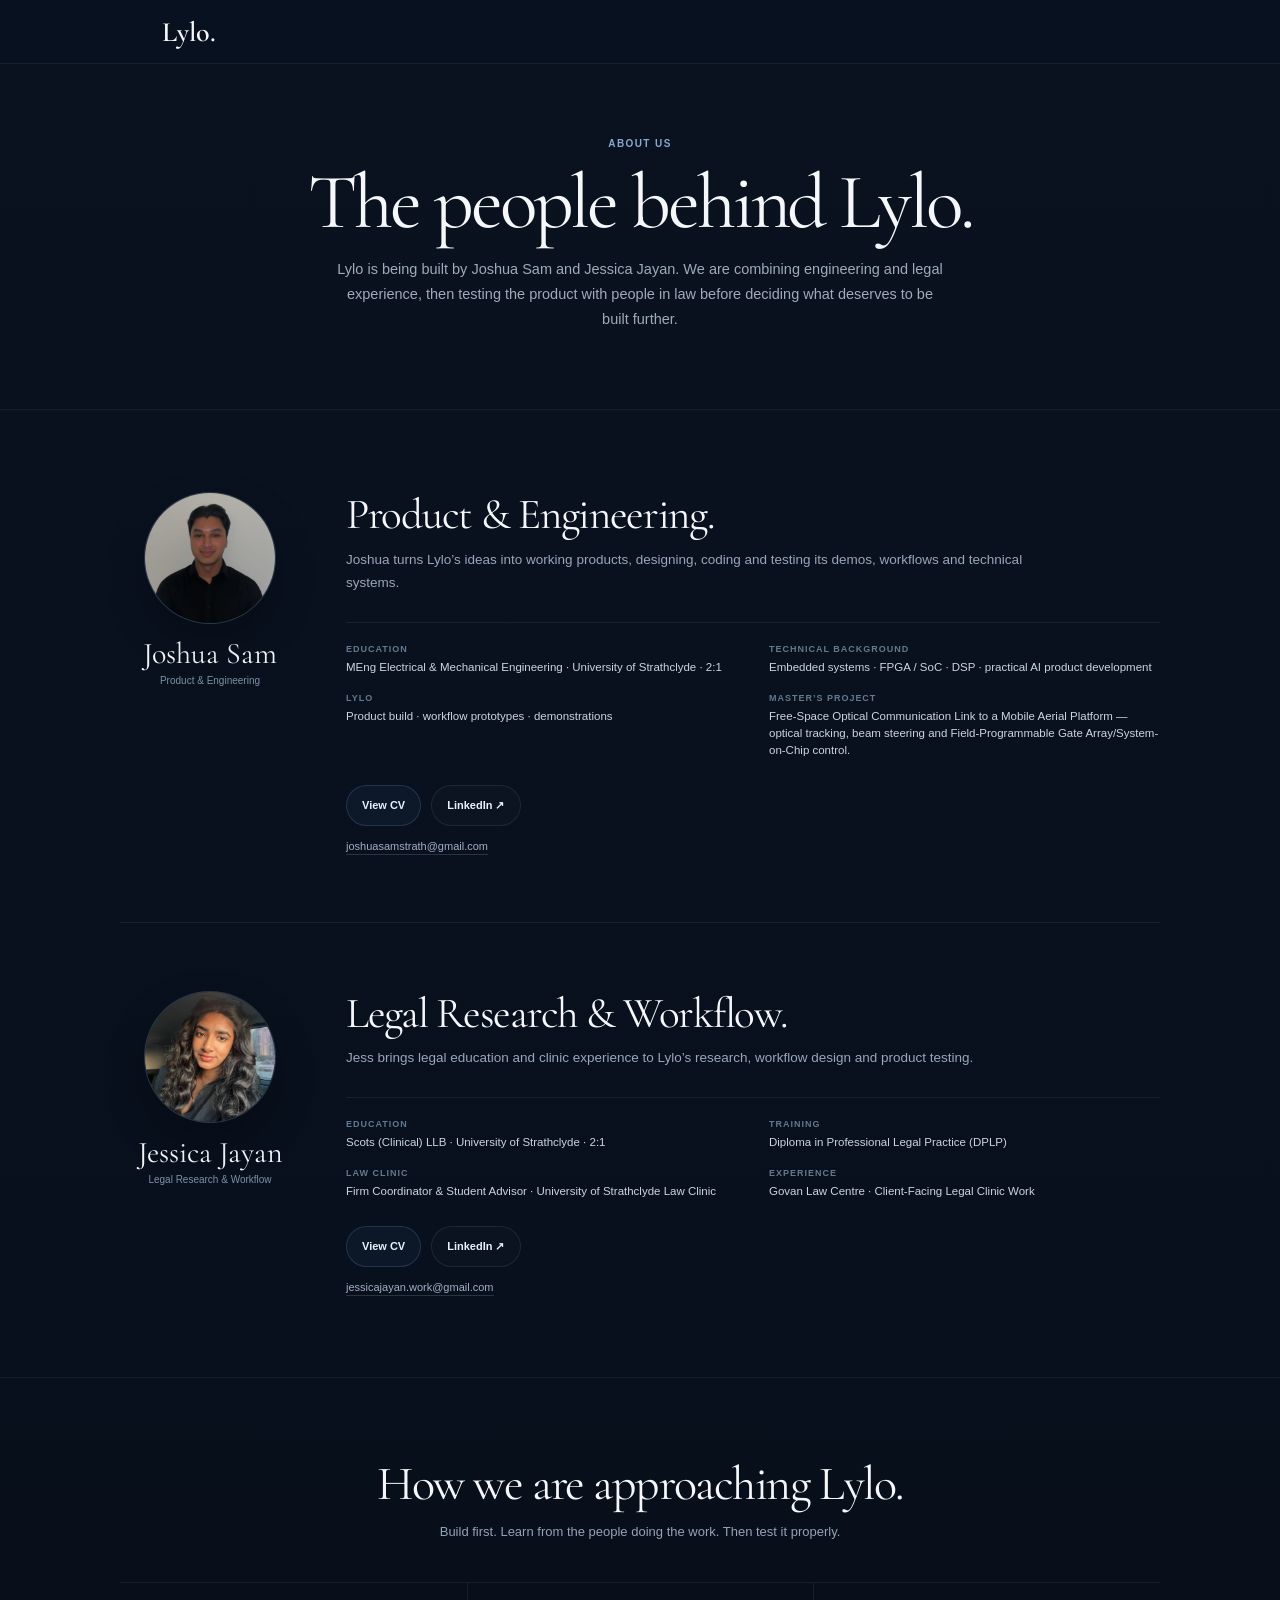
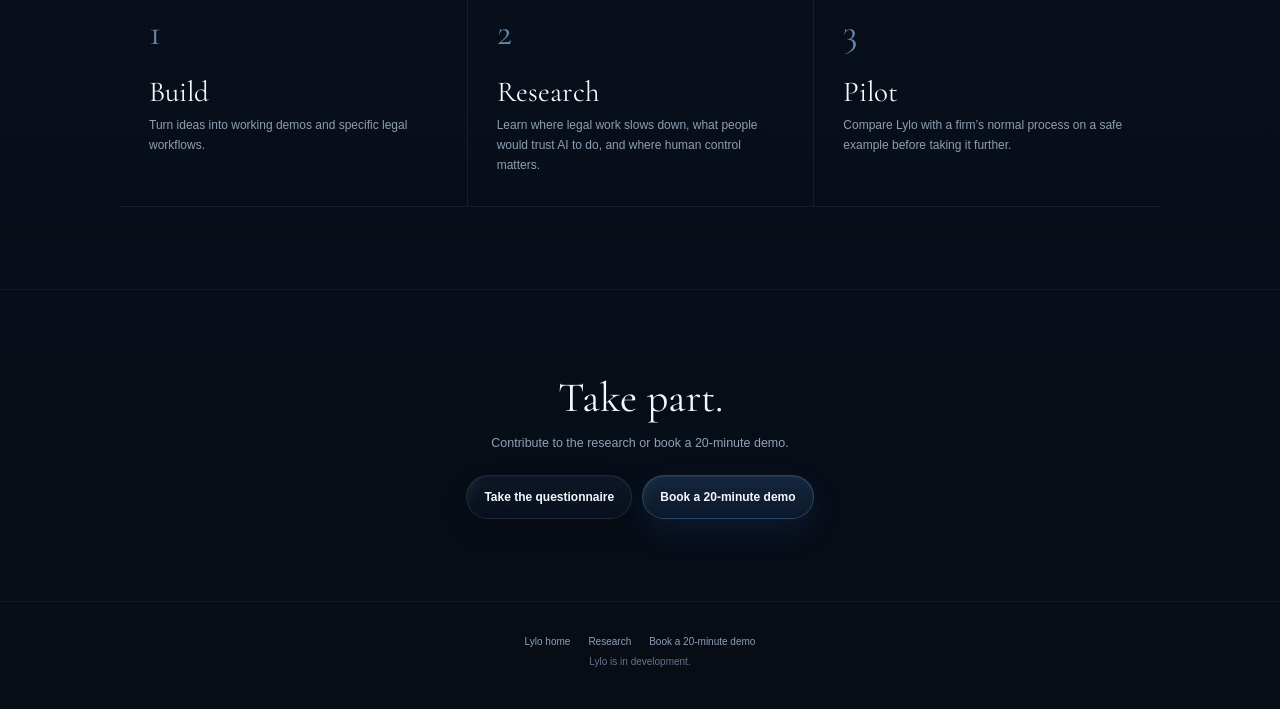
<file: static/about.html>
<!doctype html>
<html lang="en">
<head>
<meta charset="utf-8">
<meta name="viewport" content="width=device-width,initial-scale=1">
<title>About — Lylo</title>
<meta name="description" content="Meet Joshua Sam and Jessica Jayan, the people behind Lylo.">
<link href="https://fonts.googleapis.com/css2?family=Cormorant+Garamond:wght@400;600&display=swap" rel="stylesheet">
<link rel="stylesheet" href="/static/lylo-about.css?v=1">

<link rel="icon" type="image/svg+xml" href="/static/favicon.svg?v=1">
</head>
<body>
<header class="site-header"><div class="header-inner"><a class="logo" href="/">Lylo.</a></div></header>
<main>
<section class="hero"><div class="hero-inner"><div class="kicker">About us</div><h1>The people behind Lylo.</h1><p>Lylo is being built by Joshua Sam and Jessica Jayan. We are combining engineering and legal experience, then testing the product with people in law before deciding what deserves to be built further.</p></div></section>
<section class="section"><div class="inner">
<article class="profile" id="joshua"><div class="profile-side"><div class="profile-photo"><img src="/static/joshua-profile.jpg" alt="Joshua Sam" onerror="this.style.display='none';this.nextElementSibling.style.display='grid'"><span class="profile-fallback">JS</span></div><div class="profile-name">Joshua Sam</div><div class="profile-role">Product & Engineering</div></div><div class="profile-copy"><h2>Product & Engineering.</h2><p>Joshua turns Lylo’s ideas into working products, designing, coding and testing its demos, workflows and technical systems.</p><div class="facts"><div class="fact"><span>Education</span><strong>MEng Electrical & Mechanical Engineering · University of Strathclyde · 2:1</strong></div><div class="fact"><span>Technical background</span><strong>Embedded systems · FPGA / SoC · DSP · practical AI product development</strong></div><div class="fact"><span>Lylo</span><strong>Product build · workflow prototypes · demonstrations</strong></div><div class="fact"><span>Master’s project</span><strong>Free-Space Optical Communication Link to a Mobile Aerial Platform — optical tracking, beam steering and Field-Programmable Gate Array/System-on-Chip control.</strong></div></div><div class="profile-actions"><a class="profile-link primary" href="/static/joshua-cv.html">View CV</a><a class="profile-link" href="https://www.linkedin.com/in/joshua-sam-1015411bb" target="_blank" rel="noopener">LinkedIn ↗</a></div><div class="profile-email"><a href="mailto:joshuasamstrath@gmail.com">joshuasamstrath@gmail.com</a></div></div></article>
<article class="profile" id="jessica"><div class="profile-side"><div class="profile-photo"><img src="/static/jessica-profile.jpg" alt="Jessica Jayan" onerror="this.style.display='none';this.nextElementSibling.style.display='grid'"><span class="profile-fallback">JJ</span></div><div class="profile-name">Jessica Jayan</div><div class="profile-role">Legal Research & Workflow</div></div><div class="profile-copy"><h2>Legal Research & Workflow.</h2><p>Jess brings legal education and clinic experience to Lylo’s research, workflow design and product testing.</p><div class="facts"><div class="fact"><span>Education</span><strong>Scots (Clinical) LLB · University of Strathclyde · 2:1</strong></div><div class="fact"><span>Training</span><strong>Diploma in Professional Legal Practice (DPLP)</strong></div><div class="fact"><span>Law Clinic</span><strong>Firm Coordinator & Student Advisor · University of Strathclyde Law Clinic</strong></div><div class="fact"><span>Experience</span><strong>Govan Law Centre · Client-Facing Legal Clinic Work</strong></div></div><div class="profile-actions"><a class="profile-link primary" href="/static/jessica-cv.html">View CV</a><a class="profile-link" href="https://www.linkedin.com/in/jessica-j-562bb3335/" target="_blank" rel="noopener">LinkedIn ↗</a></div><div class="profile-email"><a href="mailto:jessicajayan.work@gmail.com">jessicajayan.work@gmail.com</a></div></div></article>
</div></section>
<section class="section"><div class="inner"><div class="approach-head"><h2>How we are approaching Lylo.</h2><p>Build first. Learn from the people doing the work. Then test it properly.</p></div><div class="approach"><article class="step"><div class="step-number">1</div><h3>Build</h3><p>Turn ideas into working demos and specific legal workflows.</p></article><article class="step"><div class="step-number">2</div><h3>Research</h3><p>Learn where legal work slows down, what people would trust AI to do, and where human control matters.</p></article><article class="step"><div class="step-number">3</div><h3>Pilot</h3><p>Compare Lylo with a firm’s normal process on a safe example before taking it further.</p></article></div></div></section>
<section class="section"><div class="inner cta"><h2>Take part.</h2><p>Contribute to the research or book a 20-minute demo.</p><div class="actions"><a class="action" href="/research">Take the questionnaire</a><a class="action primary" href="/call#book">Book a 20-minute demo</a></div></div></section>
</main>
<footer><div class="footer-links"><a href="/">Lylo home</a><a href="/research">Research</a><a href="/call#book">Book a 20-minute demo</a></div>Lylo is in development.</footer>
</body>
</html>
</file>
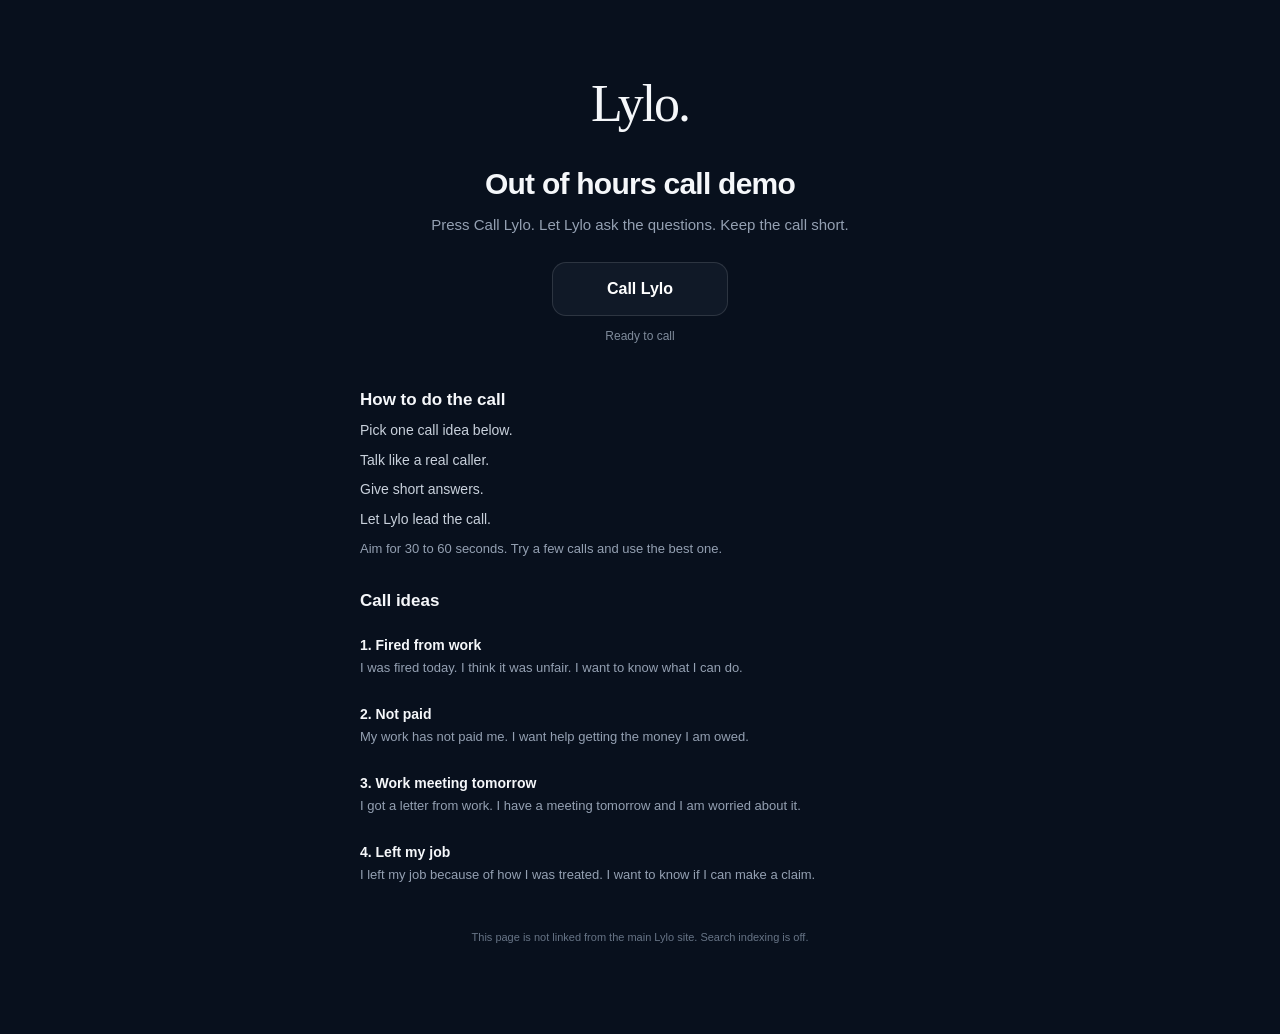
<file: static/jess-out-of-hours.html>
<!doctype html>
<html lang="en">
<head>
<meta charset="utf-8" />
<meta name="viewport" content="width=device-width, initial-scale=1" />
<meta name="robots" content="noindex,nofollow,noarchive,nosnippet" />
<meta name="referrer" content="no-referrer" />
<title>Lylo Out of Hours Demo</title>
<style>
:root{--bg:#08101d;--text:#f5f7fa;--muted:#94a0b2;--line:rgba(255,255,255,.12)}
*{box-sizing:border-box}
html,body{margin:0;min-height:100%;background:var(--bg);color:var(--text);font-family:-apple-system,BlinkMacSystemFont,"SF Pro Display","Helvetica Neue","Segoe UI",Arial,sans-serif}
body{min-height:100svh;padding:32px 20px}
main{width:min(100%,560px);margin:0 auto;padding:42px 0 56px;text-align:center}
.brand{font-family:Georgia,"Times New Roman",serif;font-size:52px;letter-spacing:-.04em;margin-bottom:34px}
h1{font-size:30px;line-height:1.12;letter-spacing:-.025em;margin:0 0 12px;font-weight:600}
.intro{max-width:440px;margin:0 auto 26px;color:var(--muted);font-size:15px;line-height:1.55}
.call{appearance:none;border:1px solid var(--line);background:#101927;color:#fff;min-width:176px;height:54px;padding:0 22px;border-radius:14px;font-size:16px;font-weight:650;cursor:pointer}
.call:disabled{opacity:.6;cursor:wait}
.call.active{background:#24161a}
.status{min-height:20px;margin-top:12px;color:#7f8b9b;font-size:12px;line-height:1.4}
.help{margin-top:42px;text-align:left}
.help h2{font-size:17px;margin:0 0 10px;font-weight:600}
.help p{margin:0 0 8px;color:#c9d1dc;font-size:14px;line-height:1.55}
.help .small{color:var(--muted);font-size:13px}
.ideas{margin-top:32px;text-align:left}
.ideas h2{font-size:17px;margin:0 0 12px;font-weight:600}
.idea{padding:14px 0}
.idea strong{display:block;font-size:14px;margin-bottom:5px}
.idea p{margin:0;color:var(--muted);font-size:13px;line-height:1.55}
.note{margin-top:30px;color:#677486;font-size:11px;line-height:1.5}
@media(max-width:520px){body{padding:20px 18px}main{padding-top:26px}.brand{font-size:46px;margin-bottom:28px}h1{font-size:27px}}
</style>
<link rel="icon" type="image/svg+xml" href="/static/favicon.svg?v=1">
</head>
<body>
<main>
  <div class="brand">Lylo.</div>

  <h1>Out of hours call demo</h1>
  <p class="intro">Press Call Lylo. Let Lylo ask the questions. Keep the call short.</p>

  <button class="call" id="jess-call" type="button">Call Lylo</button>
  <div class="status" id="jess-status">Ready to call</div>

  <section class="help">
    <h2>How to do the call</h2>
    <p>Pick one call idea below.</p>
    <p>Talk like a real caller.</p>
    <p>Give short answers.</p>
    <p>Let Lylo lead the call.</p>
    <p class="small">Aim for 30 to 60 seconds. Try a few calls and use the best one.</p>
  </section>

  <section class="ideas">
    <h2>Call ideas</h2>

    <div class="idea">
      <strong>1. Fired from work</strong>
      <p>I was fired today. I think it was unfair. I want to know what I can do.</p>
    </div>

    <div class="idea">
      <strong>2. Not paid</strong>
      <p>My work has not paid me. I want help getting the money I am owed.</p>
    </div>

    <div class="idea">
      <strong>3. Work meeting tomorrow</strong>
      <p>I got a letter from work. I have a meeting tomorrow and I am worried about it.</p>
    </div>

    <div class="idea">
      <strong>4. Left my job</strong>
      <p>I left my job because of how I was treated. I want to know if I can make a claim.</p>
    </div>
  </section>

  <div class="note">This page is not linked from the main Lylo site. Search indexing is off.</div>
</main>
<script>
(() => {
  const button = document.getElementById('jess-call');
  const status = document.getElementById('jess-status');

  let vapi = null;
  let state = 'idle';
  let sdkPromise = null;
  let configPromise = null;
  let sessionCounter = 0;
  let currentSessionId = 0;
  let endFallbackTimer = null;

  const sleep = (ms) => new Promise((resolve) => window.setTimeout(resolve, ms));

  const setState = (next, message) => {
    state = next;
    button.classList.toggle('active', next === 'active');
    button.disabled = next === 'connecting' || next === 'ending';

    if (next === 'connecting') button.textContent = 'Connecting';
    else if (next === 'ending') button.textContent = 'Ending call';
    else if (next === 'active') button.textContent = 'End call';
    else button.textContent = 'Call Lylo';

    status.textContent = message || (next === 'active' ? 'Connected. Start talking.' : 'Ready to call');
  };

  const loadVapiClass = async () => {
    if (sdkPromise) return sdkPromise;

    sdkPromise = import('https://esm.sh/@vapi-ai/web@2.7.0?bundle&target=es2022')
      .then((module) => {
        let Vapi = module.default;
        if (Vapi && typeof Vapi !== 'function' && typeof Vapi.default === 'function') Vapi = Vapi.default;
        if (typeof Vapi !== 'function' && typeof module.Vapi === 'function') Vapi = module.Vapi;
        if (typeof Vapi !== 'function') throw new Error('Voice client could not load.');
        return Vapi;
      })
      .catch((error) => {
        sdkPromise = null;
        throw error;
      });

    return sdkPromise;
  };

  const loadConfig = async () => {
    if (configPromise) return configPromise;

    configPromise = fetch('/api/jess-voice-config', { cache: 'no-store' })
      .then(async (response) => {
        const config = await response.json().catch(() => ({}));
        if (!response.ok || !config.ok || !config.publicKey || !config.assistantId) {
          throw new Error(config.error || 'Voice calling is not available.');
        }
        return config;
      })
      .catch((error) => {
        configPromise = null;
        throw error;
      });

    return configPromise;
  };

  const detachClient = (client) => {
    if (!client) return;
    try {
      if (typeof client.removeAllListeners === 'function') client.removeAllListeners();
    } catch (_) {}
  };

  const finishSession = (client, sessionId, message = 'Call ended. Ready to call again.') => {
    if (sessionId !== currentSessionId || client !== vapi) return;

    if (endFallbackTimer) {
      clearTimeout(endFallbackTimer);
      endFallbackTimer = null;
    }

    detachClient(client);
    vapi = null;
    setState('idle', message);
  };

  const createFreshClient = async (sessionId) => {
    const [config, Vapi] = await Promise.all([loadConfig(), loadVapiClass()]);

    if (sessionId !== currentSessionId) throw new Error('Call was cancelled.');

    const client = new Vapi(config.publicKey);
    vapi = client;

    client.on('call-start', () => {
      if (sessionId !== currentSessionId || client !== vapi) return;
      setState('active', 'Connected. Start talking.');
    });

    client.on('call-end', () => {
      finishSession(client, sessionId);
    });

    client.on('call-start-failed', (event) => {
      if (sessionId !== currentSessionId || client !== vapi) return;
      console.error('Jess voice call start failed:', event);
      finishSession(client, sessionId, 'Call failed. Try again.');
    });

    client.on('error', (err) => {
      if (sessionId !== currentSessionId || client !== vapi) return;
      console.error('Jess voice call error:', err);
      if (state === 'connecting') {
        finishSession(client, sessionId, 'Call failed. Try again.');
      }
    });

    return { client, assistantId: config.assistantId };
  };

  const stopCurrentCall = async () => {
    const client = vapi;
    const sessionId = currentSessionId;

    if (!client) {
      setState('idle', 'Ready to call');
      return;
    }

    setState('ending', 'Ending call');

    if (endFallbackTimer) clearTimeout(endFallbackTimer);
    endFallbackTimer = window.setTimeout(() => {
      finishSession(client, sessionId);
    }, 2200);

    try {
      await client.stop();
    } catch (error) {
      console.error('Could not stop Jess voice call cleanly:', error);
      await sleep(300);
      finishSession(client, sessionId);
    }
  };

  const startNewCall = async () => {
    if (state !== 'idle' || vapi) return;

    const sessionId = ++sessionCounter;
    currentSessionId = sessionId;
    setState('connecting', 'Connecting to Lylo');

    try {
      const { client, assistantId } = await createFreshClient(sessionId);
      const call = await client.start(assistantId);

      if (sessionId !== currentSessionId || client !== vapi) {
        try { await client.stop(); } catch (_) {}
        detachClient(client);
        return;
      }

      if (!call && state === 'connecting') {
        finishSession(client, sessionId, 'Call failed. Try again.');
      }
    } catch (err) {
      console.error('Could not start Jess voice call:', err);
      if (sessionId === currentSessionId) {
        if (vapi) detachClient(vapi);
        vapi = null;
        setState('idle', err && err.message ? err.message : 'Could not start the call');
      }
    }
  };

  button.addEventListener('click', async () => {
    if (state === 'active') {
      await stopCurrentCall();
      return;
    }

    if (state === 'idle') {
      await startNewCall();
    }
  });

  window.addEventListener('pagehide', () => {
    currentSessionId = ++sessionCounter;
    const client = vapi;
    vapi = null;
    if (endFallbackTimer) clearTimeout(endFallbackTimer);
    if (client) {
      try { client.stop(); } catch (_) {}
      detachClient(client);
    }
  });
})();
</script>
</body>
</html>
</file>
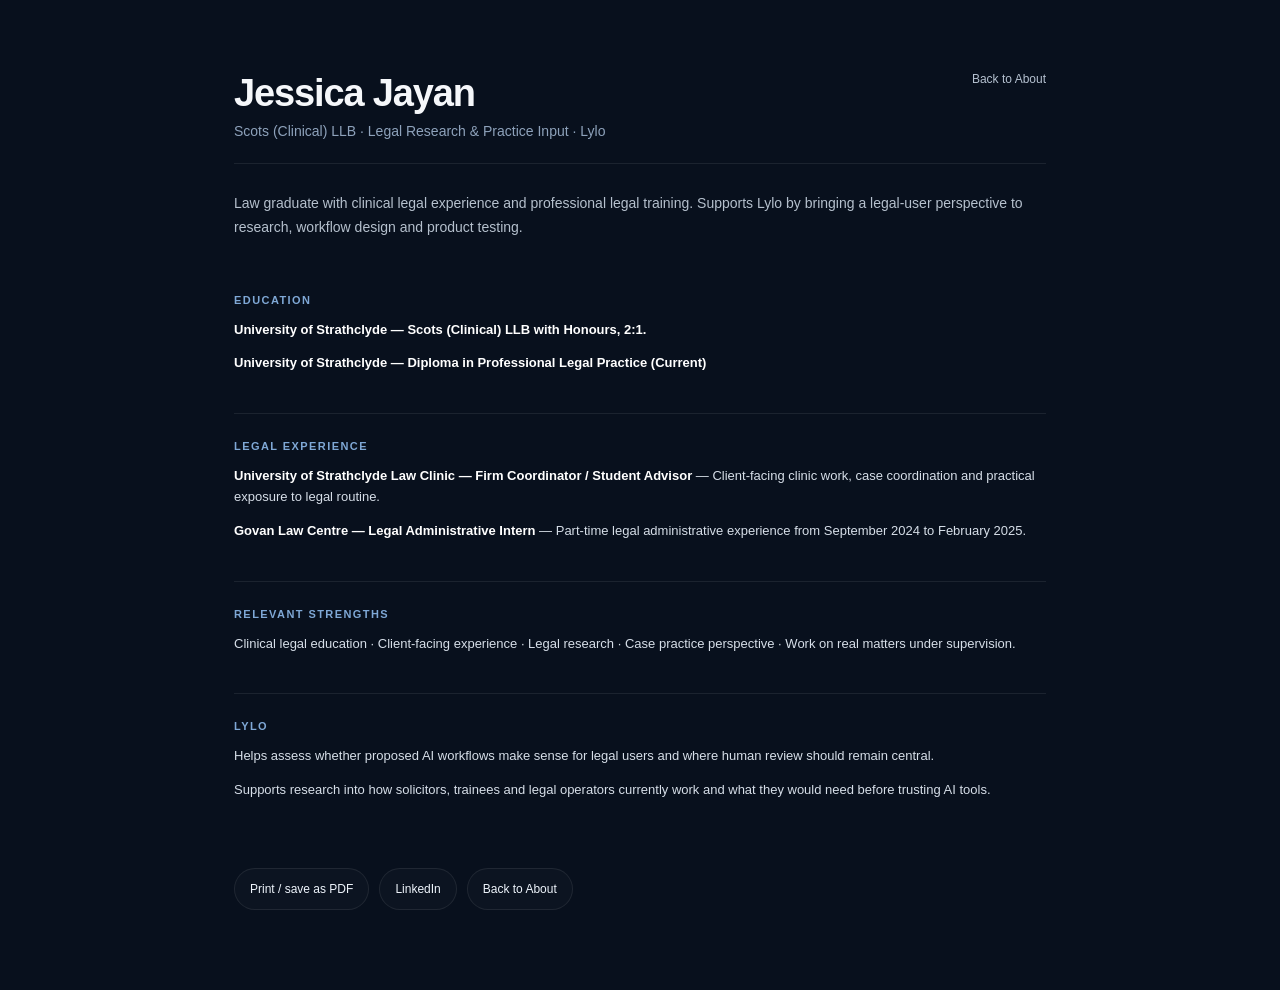
<file: static/jessica-cv.html>
<!doctype html><html lang="en"><head><meta charset="utf-8"><meta name="viewport" content="width=device-width,initial-scale=1"><title>Jessica Jayan — CV</title><style>:root{--bg:#08101d;--text:#f5f7fa;--muted:#9eabba;--line:rgba(255,255,255,.08);--font:-apple-system,BlinkMacSystemFont,"SF Pro Text","Helvetica Neue","Segoe UI",Roboto,Arial,sans-serif}*{box-sizing:border-box}body{margin:0;background:var(--bg);color:var(--text);font-family:var(--font);-webkit-font-smoothing:antialiased}.wrap{max-width:860px;margin:auto;padding:72px 24px 80px}.top{display:flex;justify-content:space-between;gap:20px;align-items:flex-start;padding-bottom:24px;border-bottom:1px solid var(--line)}h1{margin:0 0 8px;font-size:38px;letter-spacing:-.03em}.sub{color:#8ea2bb;font-size:14px}.back{color:#b5c1d0;text-decoration:none;font-size:12px}.summary{margin:28px 0;color:#b5c0cd;line-height:1.7;font-size:14px}.section{padding:26px 0;border-top:1px solid var(--line)}.section:first-of-type{border-top:0}.section h2{margin:0 0 14px;font-size:11px;letter-spacing:.13em;text-transform:uppercase;color:#7fa8d6}.item{margin:0 0 13px;color:#d6dee8;font-size:13px;line-height:1.6}.item strong{color:#fff}.actions{display:flex;gap:10px;flex-wrap:wrap;margin-top:28px}.btn{display:inline-flex;align-items:center;min-height:42px;padding:0 15px;border:1px solid var(--line);border-radius:999px;color:#eef4fb;text-decoration:none;font-size:12px;background:rgba(255,255,255,.02)}@media print{body{background:#fff;color:#111}.wrap{padding:20px}.back,.actions{display:none}.sub,.summary,.item{color:#333}.section{border-color:#ddd}.section h2{color:#335f91}}</style><link rel="icon" type="image/svg+xml" href="/static/favicon.svg?v=1">
</head><body><main class="wrap"><div class="top"><div><h1>Jessica Jayan</h1><div class="sub">Scots (Clinical) LLB · Legal Research & Practice Input · Lylo</div></div><a class="back" href="/about">Back to About</a></div><p class="summary">Law graduate with clinical legal experience and professional legal training. Supports Lylo by bringing a legal-user perspective to research, workflow design and product testing.</p><section class="section"><h2>Education</h2><p class="item"><strong>University of Strathclyde — Scots (Clinical) LLB with Honours, 2:1.</strong></p><p class="item"><strong>University of Strathclyde — Diploma in Professional Legal Practice (Current)</strong></p></section><section class="section"><h2>Legal experience</h2><p class="item"><strong>University of Strathclyde Law Clinic — Firm Coordinator / Student Advisor</strong> — Client-facing clinic work, case coordination and practical exposure to legal routine.</p><p class="item"><strong>Govan Law Centre — Legal Administrative Intern</strong> — Part-time legal administrative experience from September 2024 to February 2025.</p></section><section class="section"><h2>Relevant strengths</h2><p class="item">Clinical legal education · Client-facing experience · Legal research · Case practice perspective · Work on real matters under supervision.</p></section><section class="section"><h2>Lylo</h2><p class="item">Helps assess whether proposed AI workflows make sense for legal users and where human review should remain central.</p><p class="item">Supports research into how solicitors, trainees and legal operators currently work and what they would need before trusting AI tools.</p></section><div class="actions"><button class="btn" onclick="window.print()">Print / save as PDF</button><a class="btn" href="https://www.linkedin.com/in/jessica-j-562bb3335/" target="_blank" rel="noopener">LinkedIn</a><a class="btn" href="/about">Back to About</a></div></main></body></html>
</file>
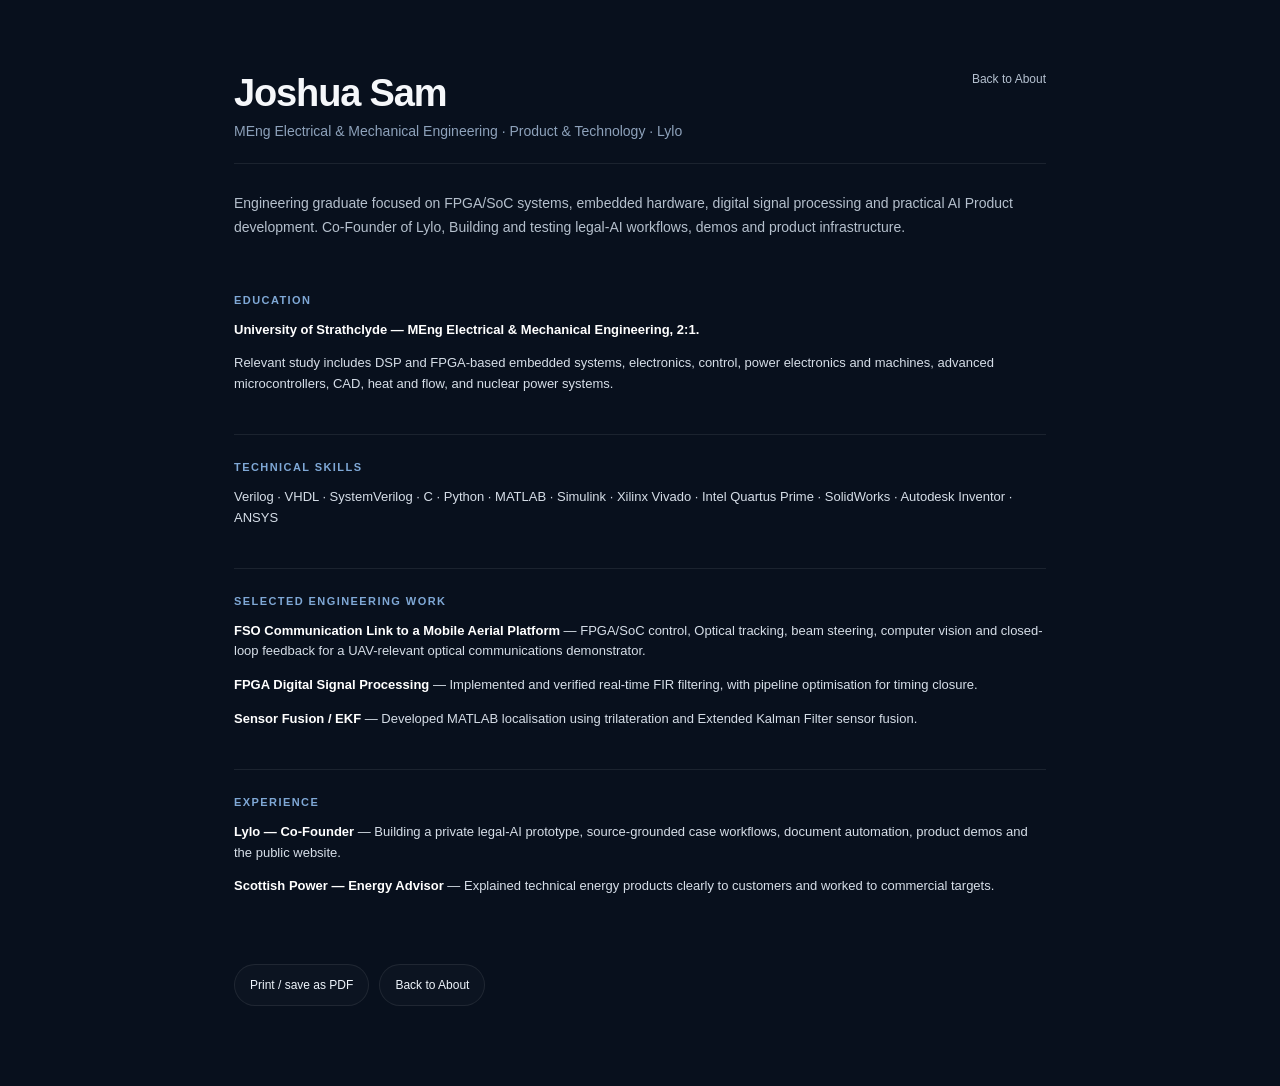
<file: static/joshua-cv.html>
<!doctype html><html lang="en"><head><meta charset="utf-8"><meta name="viewport" content="width=device-width,initial-scale=1"><title>Joshua Sam — CV</title><style>:root{--bg:#08101d;--text:#f5f7fa;--muted:#9eabba;--line:rgba(255,255,255,.08);--font:-apple-system,BlinkMacSystemFont,"SF Pro Text","Helvetica Neue","Segoe UI",Roboto,Arial,sans-serif}*{box-sizing:border-box}body{margin:0;background:var(--bg);color:var(--text);font-family:var(--font);-webkit-font-smoothing:antialiased}.wrap{max-width:860px;margin:auto;padding:72px 24px 80px}.top{display:flex;justify-content:space-between;gap:20px;align-items:flex-start;padding-bottom:24px;border-bottom:1px solid var(--line)}h1{margin:0 0 8px;font-size:38px;letter-spacing:-.03em}.sub{color:#8ea2bb;font-size:14px}.back{color:#b5c1d0;text-decoration:none;font-size:12px}.summary{margin:28px 0;color:#b5c0cd;line-height:1.7;font-size:14px}.section{padding:26px 0;border-top:1px solid var(--line)}.section:first-of-type{border-top:0}.section h2{margin:0 0 14px;font-size:11px;letter-spacing:.13em;text-transform:uppercase;color:#7fa8d6}.item{margin:0 0 13px;color:#d6dee8;font-size:13px;line-height:1.6}.item strong{color:#fff}.actions{display:flex;gap:10px;flex-wrap:wrap;margin-top:28px}.btn{display:inline-flex;align-items:center;min-height:42px;padding:0 15px;border:1px solid var(--line);border-radius:999px;color:#eef4fb;text-decoration:none;font-size:12px;background:rgba(255,255,255,.02)}@media print{body{background:#fff;color:#111}.wrap{padding:20px}.back,.actions{display:none}.sub,.summary,.item{color:#333}.section{border-color:#ddd}.section h2{color:#335f91}}</style><link rel="icon" type="image/svg+xml" href="/static/favicon.svg?v=1">
</head><body><main class="wrap"><div class="top"><div><h1>Joshua Sam</h1><div class="sub">MEng Electrical & Mechanical Engineering · Product & Technology · Lylo</div></div><a class="back" href="/about">Back to About</a></div><p class="summary">Engineering graduate focused on FPGA/SoC systems, embedded hardware, digital signal processing and practical AI Product development. Co-Founder of Lylo, Building and testing legal-AI workflows, demos and product infrastructure.</p><section class="section"><h2>Education</h2><p class="item"><strong>University of Strathclyde — MEng Electrical & Mechanical Engineering, 2:1.</strong></p><p class="item">Relevant study includes DSP and FPGA-based embedded systems, electronics, control, power electronics and machines, advanced microcontrollers, CAD, heat and flow, and nuclear power systems.</p></section><section class="section"><h2>Technical skills</h2><p class="item">Verilog · VHDL · SystemVerilog · C · Python · MATLAB · Simulink · Xilinx Vivado · Intel Quartus Prime · SolidWorks · Autodesk Inventor · ANSYS</p></section><section class="section"><h2>Selected engineering work</h2><p class="item"><strong>FSO Communication Link to a Mobile Aerial Platform</strong> — FPGA/SoC control, Optical tracking, beam steering, computer vision and closed-loop feedback for a UAV-relevant optical communications demonstrator.</p><p class="item"><strong>FPGA Digital Signal Processing</strong> — Implemented and verified real-time FIR filtering, with pipeline optimisation for timing closure.</p><p class="item"><strong>Sensor Fusion / EKF</strong> — Developed MATLAB localisation using trilateration and Extended Kalman Filter sensor fusion.</p></section><section class="section"><h2>Experience</h2><p class="item"><strong>Lylo — Co-Founder</strong> — Building a private legal-AI prototype, source-grounded case workflows, document automation, product demos and the public website.</p><p class="item"><strong>Scottish Power — Energy Advisor</strong> — Explained technical energy products clearly to customers and worked to commercial targets.</p></section><div class="actions"><button class="btn" onclick="window.print()">Print / save as PDF</button><a class="btn" href="/about">Back to About</a></div></main></body></html>
</file>
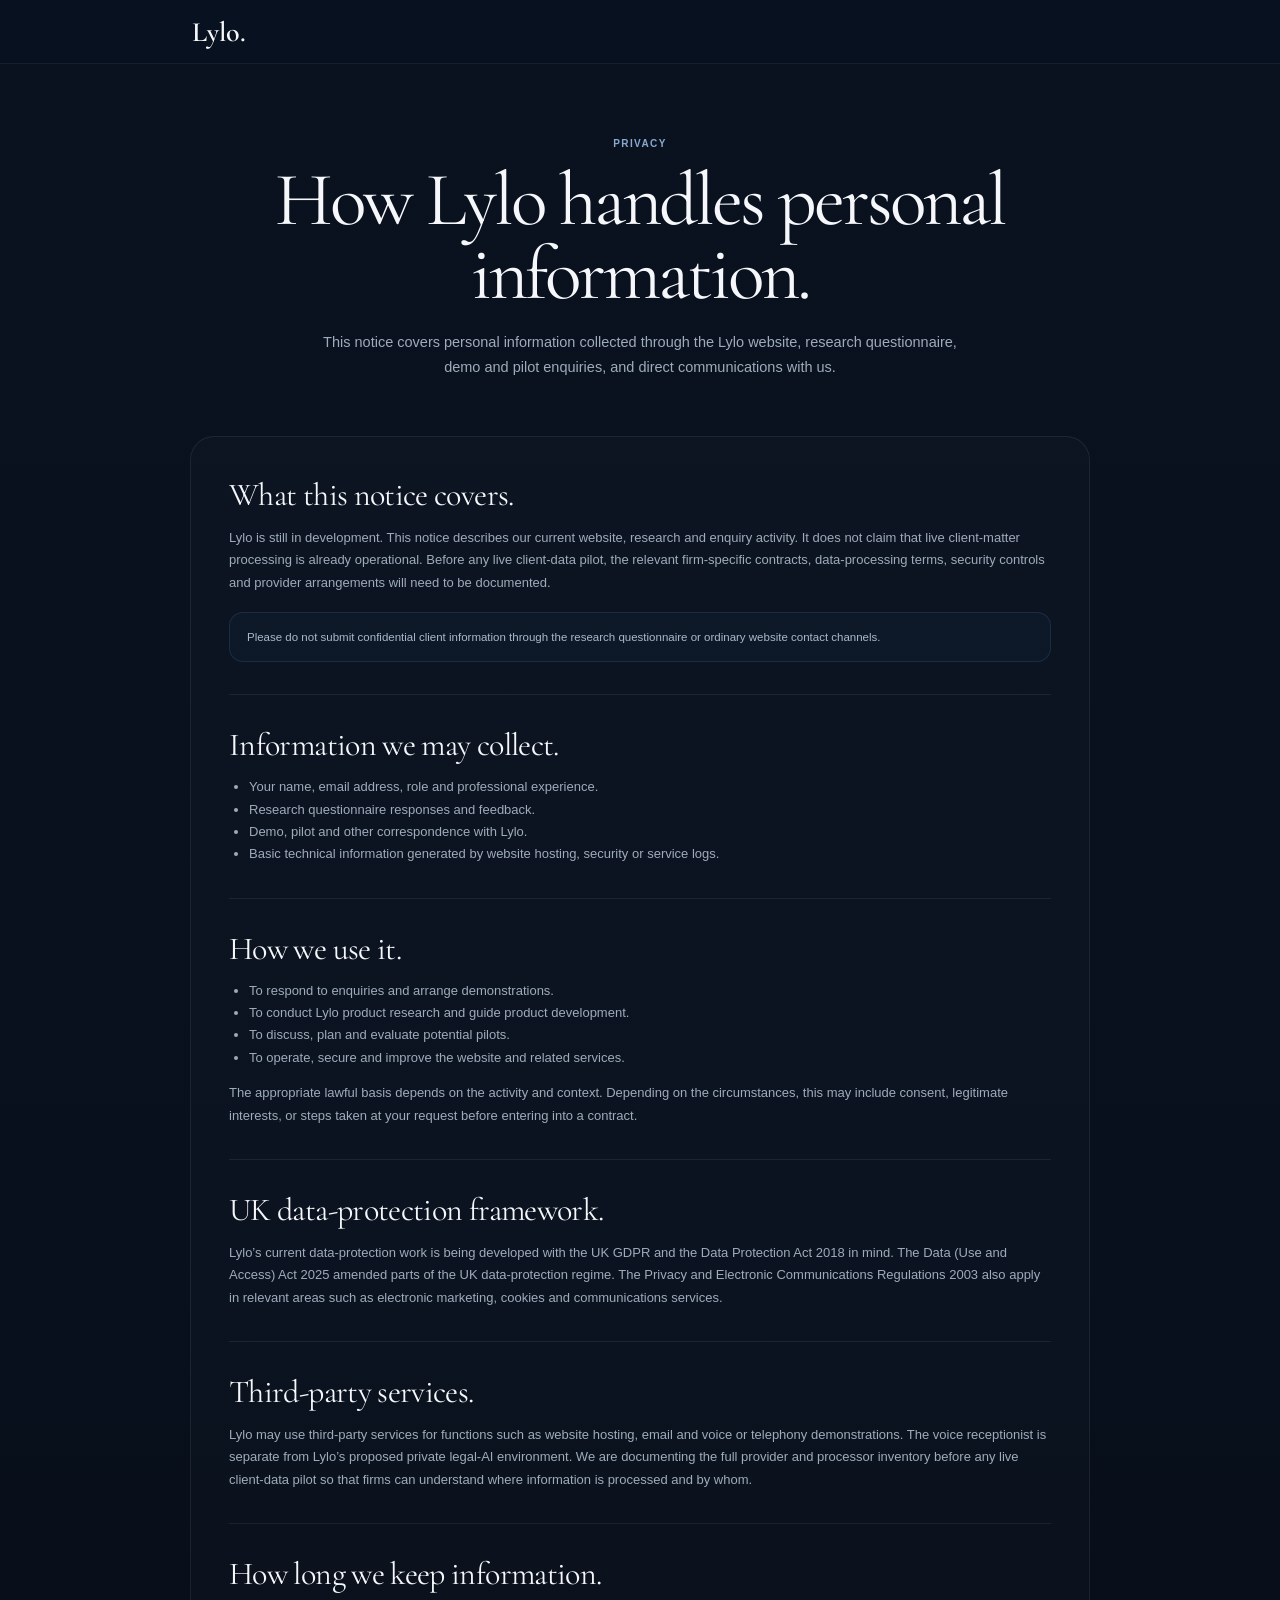
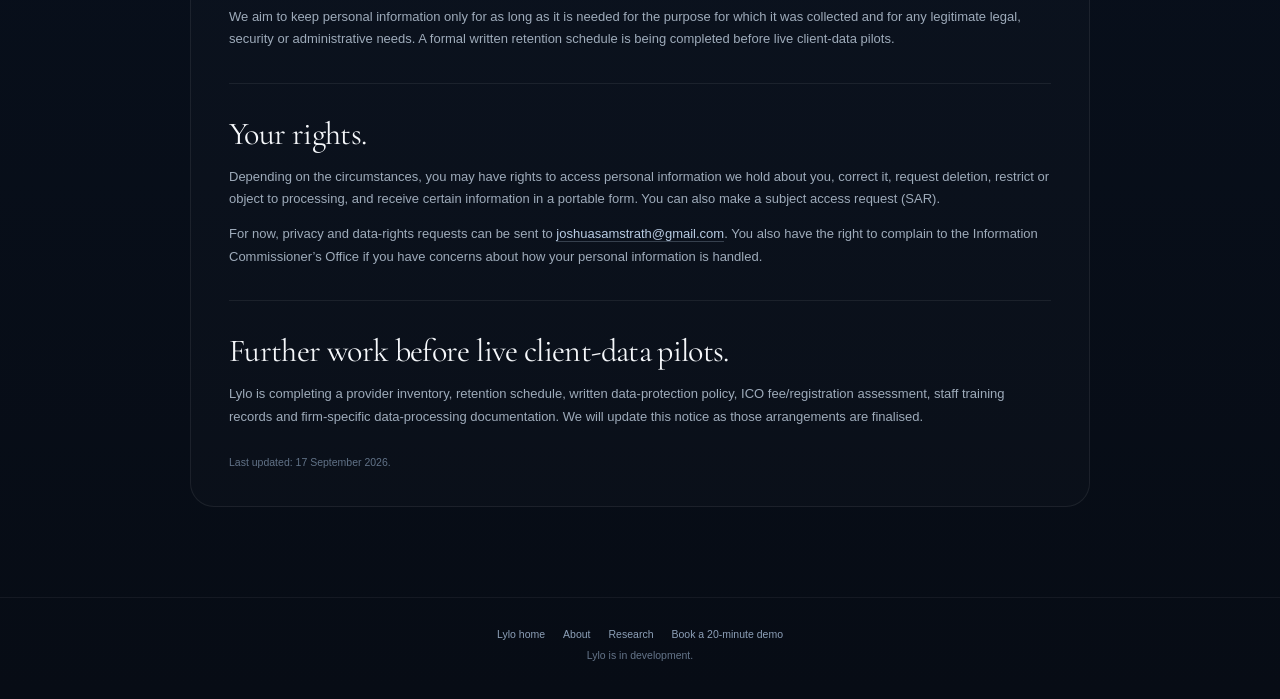
<file: static/privacy.html>
<!doctype html>
<html lang="en">
<head>
<meta charset="utf-8">
<meta name="viewport" content="width=device-width,initial-scale=1">
<title>Privacy — Lylo</title>
<meta name="description" content="Lylo privacy notice for website, research, demo and pilot enquiries.">
<link href="https://fonts.googleapis.com/css2?family=Cormorant+Garamond:wght@400;600&display=swap" rel="stylesheet">
<link rel="stylesheet" href="/static/lylo-privacy.css?v=1">

<link rel="icon" type="image/svg+xml" href="/static/favicon.svg?v=1">
</head>
<body>
<header class="site-header"><div class="header-inner"><a class="logo" href="/">Lylo.</a></div></header>
<main>
<section class="hero"><div class="hero-inner"><div class="kicker">Privacy</div><h1>How Lylo handles personal information.</h1><p>This notice covers personal information collected through the Lylo website, research questionnaire, demo and pilot enquiries, and direct communications with us.</p></div></section>
<section class="content"><div class="notice">
<section><h2>What this notice covers.</h2><p>Lylo is still in development. This notice describes our current website, research and enquiry activity. It does not claim that live client-matter processing is already operational. Before any live client-data pilot, the relevant firm-specific contracts, data-processing terms, security controls and provider arrangements will need to be documented.</p><div class="note">Please do not submit confidential client information through the research questionnaire or ordinary website contact channels.</div></section>
<section><h2>Information we may collect.</h2><ul><li>Your name, email address, role and professional experience.</li><li>Research questionnaire responses and feedback.</li><li>Demo, pilot and other correspondence with Lylo.</li><li>Basic technical information generated by website hosting, security or service logs.</li></ul></section>
<section><h2>How we use it.</h2><ul><li>To respond to enquiries and arrange demonstrations.</li><li>To conduct Lylo product research and guide product development.</li><li>To discuss, plan and evaluate potential pilots.</li><li>To operate, secure and improve the website and related services.</li></ul><p>The appropriate lawful basis depends on the activity and context. Depending on the circumstances, this may include consent, legitimate interests, or steps taken at your request before entering into a contract.</p></section>
<section><h2>UK data-protection framework.</h2><p>Lylo’s current data-protection work is being developed with the UK GDPR and the Data Protection Act 2018 in mind. The Data (Use and Access) Act 2025 amended parts of the UK data-protection regime. The Privacy and Electronic Communications Regulations 2003 also apply in relevant areas such as electronic marketing, cookies and communications services.</p></section>
<section><h2>Third-party services.</h2><p>Lylo may use third-party services for functions such as website hosting, email and voice or telephony demonstrations. The voice receptionist is separate from Lylo’s proposed private legal-AI environment. We are documenting the full provider and processor inventory before any live client-data pilot so that firms can understand where information is processed and by whom.</p></section>
<section><h2>How long we keep information.</h2><p>We aim to keep personal information only for as long as it is needed for the purpose for which it was collected and for any legitimate legal, security or administrative needs. A formal written retention schedule is being completed before live client-data pilots.</p></section>
<section><h2>Your rights.</h2><p>Depending on the circumstances, you may have rights to access personal information we hold about you, correct it, request deletion, restrict or object to processing, and receive certain information in a portable form. You can also make a subject access request (SAR).</p><p>For now, privacy and data-rights requests can be sent to <a href="mailto:joshuasamstrath@gmail.com">joshuasamstrath@gmail.com</a>. You also have the right to complain to the Information Commissioner’s Office if you have concerns about how your personal information is handled.</p></section>
<section><h2>Further work before live client-data pilots.</h2><p>Lylo is completing a provider inventory, retention schedule, written data-protection policy, ICO fee/registration assessment, staff training records and firm-specific data-processing documentation. We will update this notice as those arrangements are finalised.</p></section>
<div class="updated">Last updated: 17 September 2026.</div>
</div></section>
</main>
<footer><div class="footer-links"><a href="/">Lylo home</a><a href="/about">About</a><a href="/research">Research</a><a href="/call#book">Book a 20-minute demo</a></div>Lylo is in development.</footer>
</body>
</html>
</file>
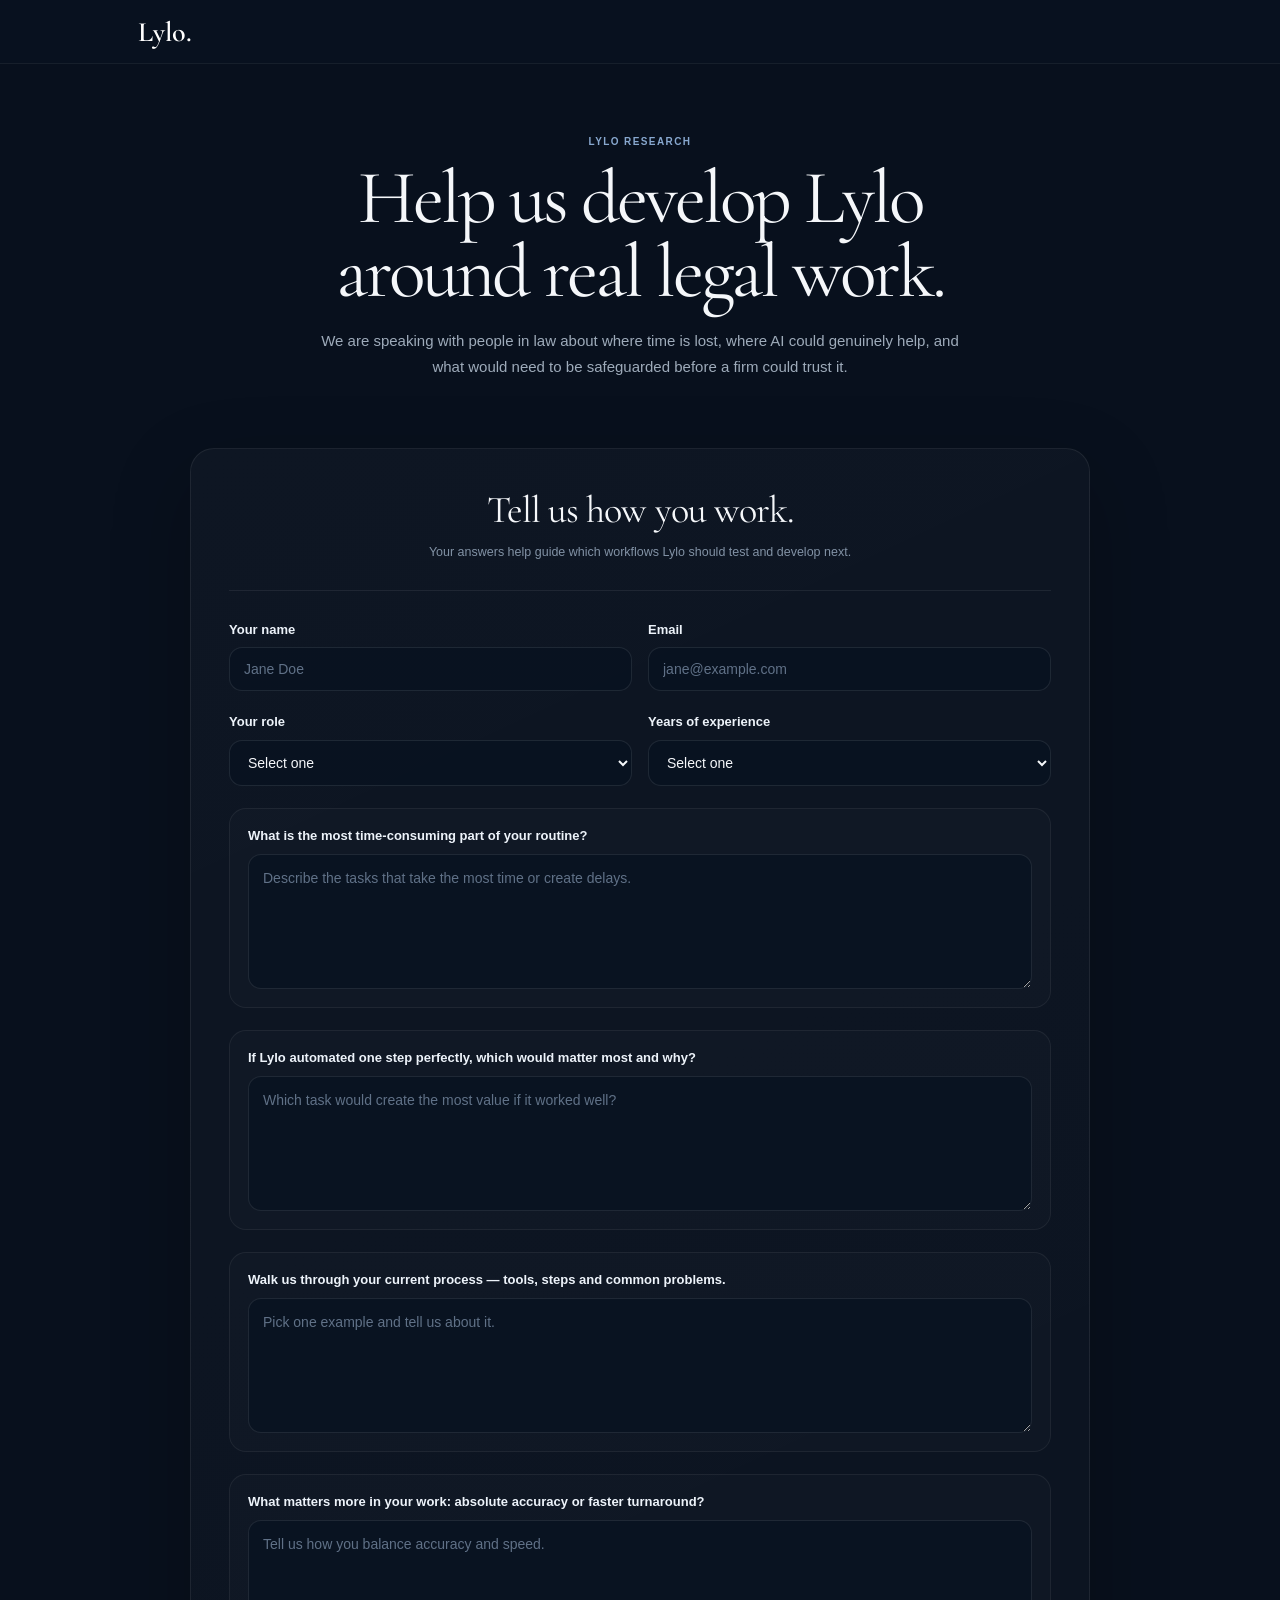
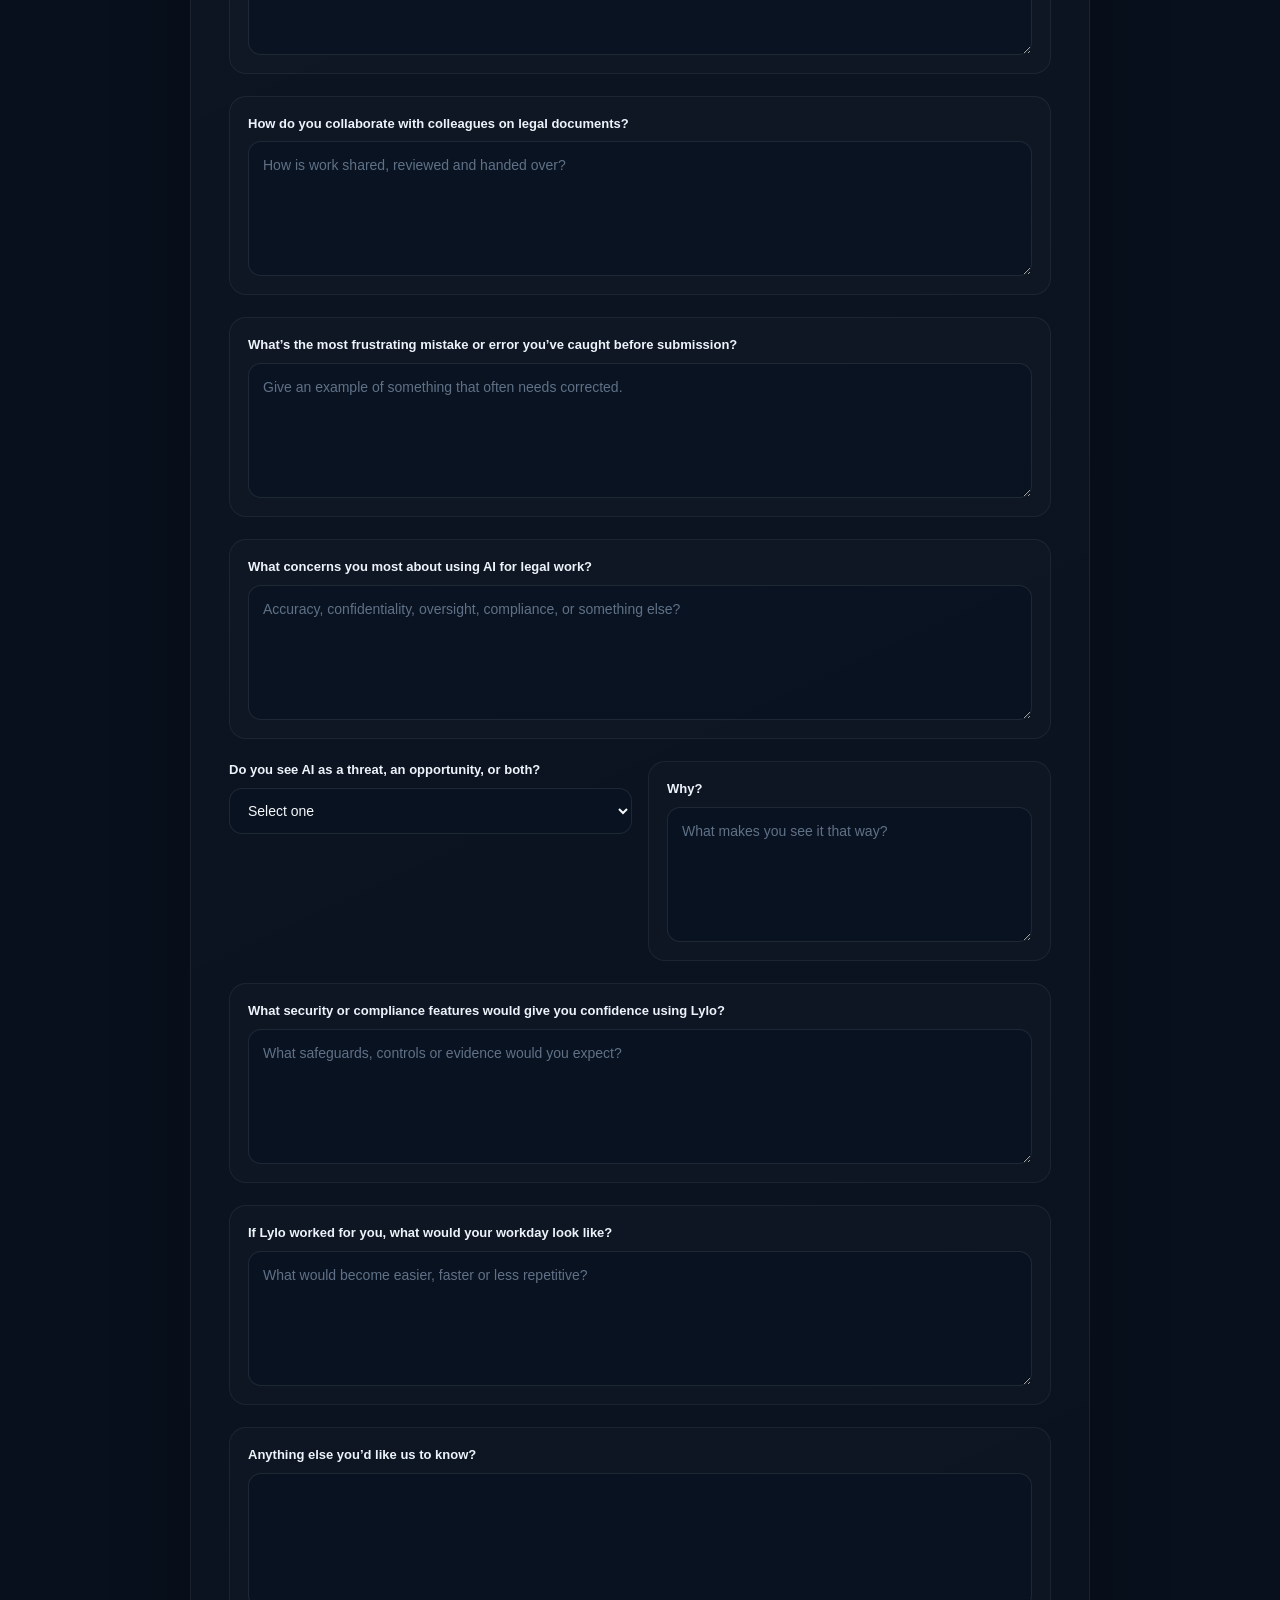
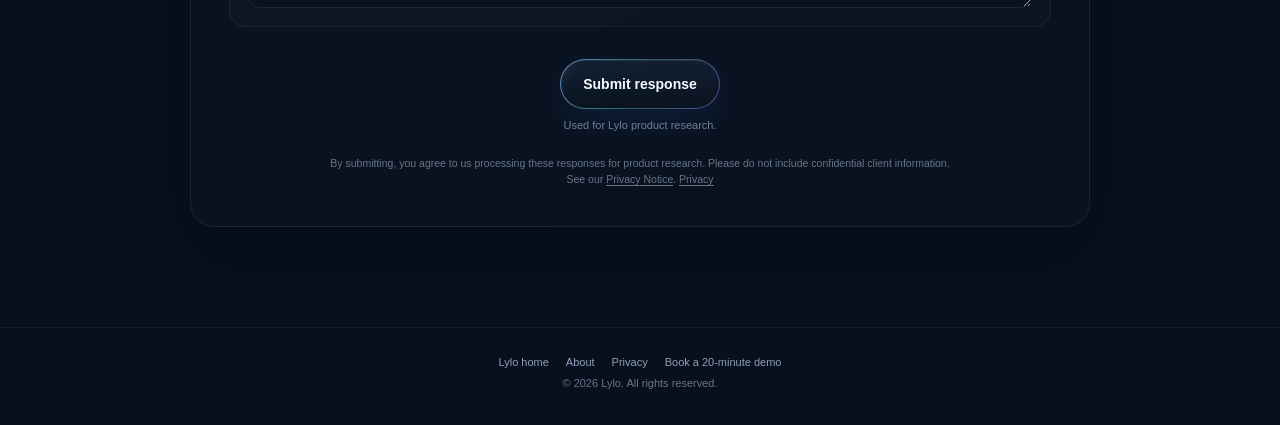
<file: static/research.html>
<!doctype html>
<html lang="en">
<head>
<meta charset="utf-8">
<meta name="viewport" content="width=device-width,initial-scale=1">
<title>Lylo. — Research Questionnaire</title>
<meta name="description" content="Help develop Lylo by sharing how legal work is done today and where AI could genuinely help.">
<link href="https://fonts.googleapis.com/css2?family=Cormorant+Garamond:wght@400;600&display=swap" rel="stylesheet">
<link rel="stylesheet" href="/static/lylo-research.css?v=1">

<link rel="icon" type="image/svg+xml" href="/static/favicon.svg?v=1">
</head>
<body>
<header class="site-header"><div class="header-inner"><a class="logo" href="/">Lylo.</a></div></header>
<main>
<section class="hero"><div class="hero-inner"><div class="kicker">Lylo Research</div><h1>Help us develop Lylo around real legal work.</h1><p>We are speaking with people in law about where time is lost, where AI could genuinely help, and what would need to be safeguarded before a firm could trust it.</p></div></section>
<section class="questionnaire"><div class="form-shell"><div class="form-intro"><h2>Tell us how you work.</h2><p>Your answers help guide which workflows Lylo should test and develop next.</p></div>
<form id="researchForm" novalidate>
<div class="inline"><div class="field"><label for="name">Your name</label><input id="name" name="name" type="text" placeholder="Jane Doe"></div><div class="field"><label for="email">Email</label><input id="email" name="email" type="email" placeholder="jane@example.com"></div></div>
<div class="inline"><div class="field"><label for="role">Your role</label><select id="role" name="role" required><option value="" selected disabled>Select one</option><option>Solicitor</option><option>Trainee solicitor</option><option>Paralegal</option><option>Legal Assistant</option><option>Barrister</option><option>Law student</option><option>Other</option></select></div><div class="field"><label for="experience">Years of experience</label><select id="experience" name="experience" required><option value="" selected disabled>Select one</option><option>0–2</option><option>3–5</option><option>6–10</option><option>10+</option></select></div></div>
<div class="field question"><label for="q_bottleneck">What is the most time-consuming part of your routine?</label><textarea id="q_bottleneck" name="q_bottleneck" placeholder="Describe the tasks that take the most time or create delays." required></textarea></div>
<div class="field question"><label for="q_automate">If Lylo automated one step perfectly, which would matter most and why?</label><textarea id="q_automate" name="q_automate" placeholder="Which task would create the most value if it worked well?"></textarea></div>
<div class="field question"><label for="q_workflow">Walk us through your current process — tools, steps and common problems.</label><textarea id="q_workflow" name="q_workflow" placeholder="Pick one example and tell us about it."></textarea></div>
<div class="field question"><label for="q_accuracy_speed">What matters more in your work: absolute accuracy or faster turnaround?</label><textarea id="q_accuracy_speed" name="q_accuracy_speed" placeholder="Tell us how you balance accuracy and speed."></textarea></div>
<div class="field question"><label for="q_collab">How do you collaborate with colleagues on legal documents?</label><textarea id="q_collab" name="q_collab" placeholder="How is work shared, reviewed and handed over?"></textarea></div>
<div class="field question"><label for="q_errors">What’s the most frustrating mistake or error you’ve caught before submission?</label><textarea id="q_errors" name="q_errors" placeholder="Give an example of something that often needs corrected."></textarea></div>
<div class="field question"><label for="q_ai_concerns">What concerns you most about using AI for legal work?</label><textarea id="q_ai_concerns" name="q_ai_concerns" placeholder="Accuracy, confidentiality, oversight, compliance, or something else?"></textarea></div>
<div class="inline"><div class="field"><label for="ai_view">Do you see AI as a threat, an opportunity, or both?</label><select id="ai_view" name="ai_view" required><option value="" selected disabled>Select one</option><option>Threat</option><option>Opportunity</option><option>Both</option><option>Not sure</option></select></div><div class="field question"><label for="ai_view_why">Why?</label><textarea id="ai_view_why" name="ai_view_why" placeholder="What makes you see it that way?"></textarea></div></div>
<div class="field question"><label for="q_security">What security or compliance features would give you confidence using Lylo?</label><textarea id="q_security" name="q_security" placeholder="What safeguards, controls or evidence would you expect?"></textarea></div>
<div class="field question"><label for="q_outcome">If Lylo worked for you, what would your workday look like?</label><textarea id="q_outcome" name="q_outcome" placeholder="What would become easier, faster or less repetitive?"></textarea></div>
<div class="field question"><label for="q_anything">Anything else you’d like us to know?</label><textarea id="q_anything" name="q_anything" placeholder=""></textarea></div>
<div class="field submit-field"><button type="submit" class="cta">Submit response</button><div class="note">Used for Lylo product research.</div><div class="privacy-note">By submitting, you agree to us processing these responses for product research. Please do not include confidential client information. See our <a href="/privacy">Privacy Notice</a>. <a href="/privacy">Privacy</a></div><div id="success" class="success" role="status" aria-live="polite">Thanks — your response has been recorded.</div></div>
</form></div></section>
</main>
<footer><div class="footer-links"><a href="/">Lylo home</a><a href="/about">About</a><a href="/privacy">Privacy</a><a href="/call#book">Book a 20-minute demo</a></div>&copy; <span id="footer-year"></span> Lylo. All rights reserved.</footer>
<script>
document.getElementById("footer-year").textContent = new Date().getFullYear();
const form=document.getElementById('researchForm');const success=document.getElementById('success');form.addEventListener('submit',async e=>{e.preventDefault();if(!form.checkValidity()){form.reportValidity();return}const raw=new FormData(form),all=Object.fromEntries(raw.entries()),{name="",email="",...rest}=all;const answers={role:rest.role||"",experience:rest.experience||"",q_bottleneck:rest.q_bottleneck||"",q_automate:rest.q_automate||"",q_workflow:rest.q_workflow||"",q_accuracy_speed:rest.q_accuracy_speed||"",q_collab:rest.q_collab||"",q_errors:rest.q_errors||"",q_ai_concerns:rest.q_ai_concerns||"",ai_view:rest.ai_view||"",ai_view_why:rest.ai_view_why||"",q_security:rest.q_security||"",q_outcome:rest.q_outcome||"",q_anything:rest.q_anything||""};const fd=new FormData();fd.append('name',name);fd.append('email',email);fd.append('answers',JSON.stringify(answers));fd.append('transcript','');const btn=form.querySelector('button[type=submit]'),original=btn.textContent;btn.disabled=true;btn.textContent='Submitting…';try{const res=await fetch('/api/submit',{method:'POST',body:fd}),json=await res.json();if(!res.ok||!json.ok)throw new Error(json.error||'Submit failed');success.style.display='block';form.reset();success.scrollIntoView({behavior:'smooth',block:'center'})}catch(err){alert('Sorry, we could not submit your response. Please try again in a moment.');console.error(err)}finally{btn.disabled=false;btn.textContent=original}});
</script>
</body>
</html>
</file>
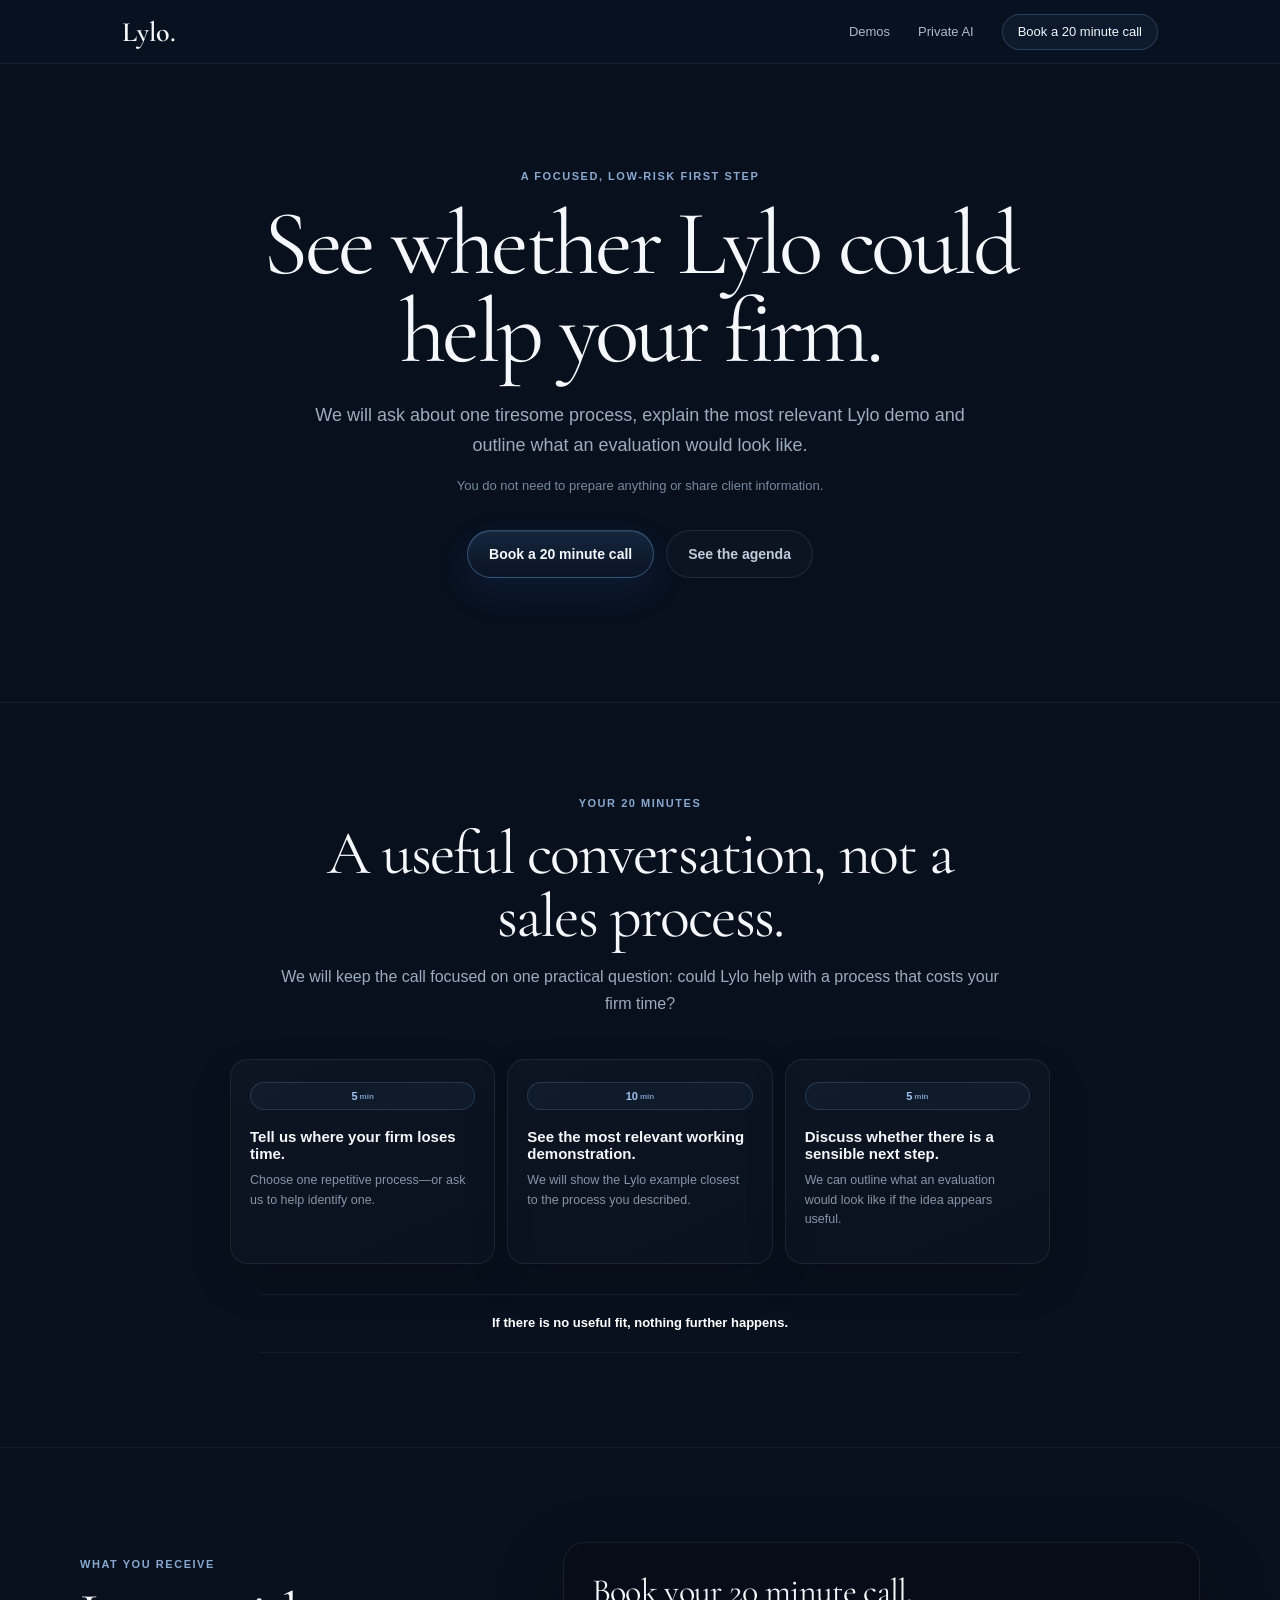
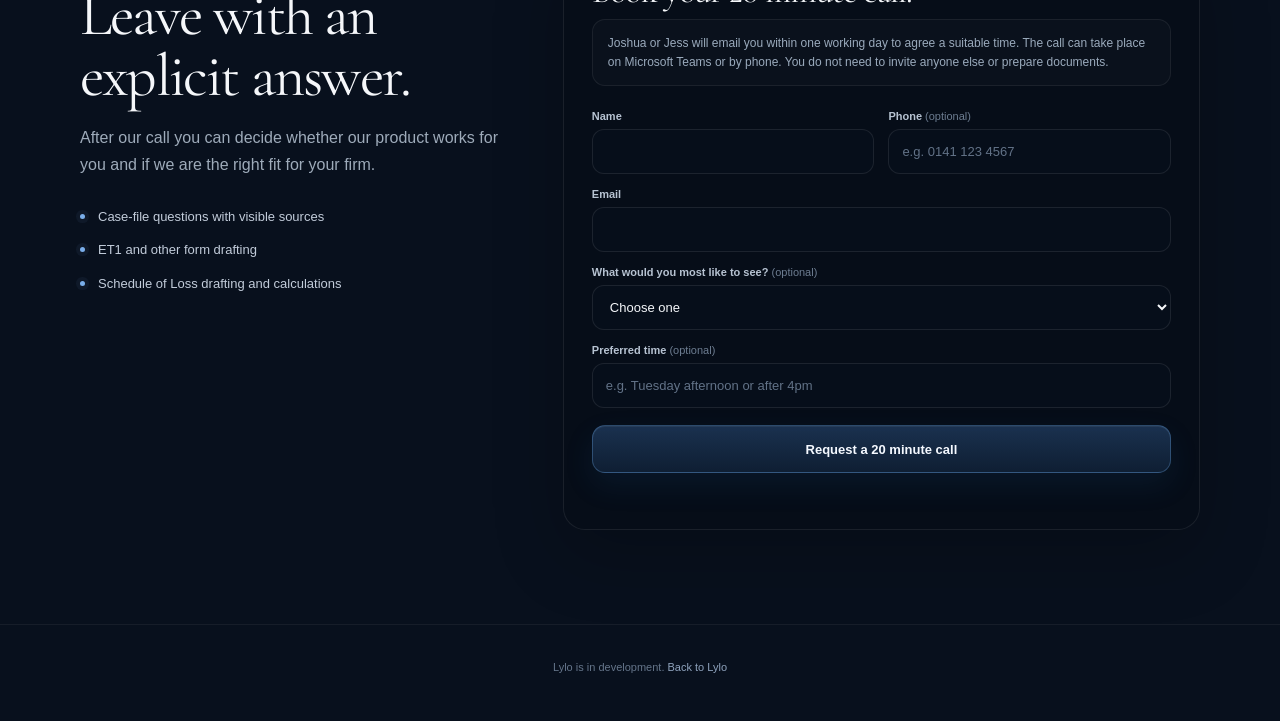
<file: static/live/call.html>
<!doctype html>
<html lang="en">
<head>
<meta charset="utf-8">
<meta name="viewport" content="width=device-width,initial-scale=1">
<title>Lylo. — See whether Lylo could help your firm</title>
<meta name="description" content="A focused 20 minute call to see the most relevant Lylo demonstration and discuss whether one process in your firm could suit a safe AI evaluation.">
<link href="https://fonts.googleapis.com/css2?family=Cormorant+Garamond:wght@400;600&display=swap" rel="stylesheet">
<link rel="stylesheet" href="/static/lylo-call.css?v=2">
<link rel="icon" type="image/svg+xml" href="/static/favicon.svg?v=1">
</head>
<body>
<header class="site-header">
  <div class="header-inner">
    <a class="logo" href="/">Lylo.</a>
    <nav class="desktop-nav" aria-label="Primary">
      <a href="/#demos">Demos</a>
      <a href="/#privacy">Private AI</a>
      <a class="pilot" href="#book">Book a 20 minute call</a>
    </nav>
    <button class="menu-button" id="menuButton" type="button" aria-label="Open menu" aria-expanded="false"><span></span><span></span><span></span></button>
  </div>
</header>
<nav class="mobile-menu" id="mobileMenu" aria-hidden="true">
  <a href="/#demos">Demos</a>
  <a href="/#privacy">Private AI</a>
  <a href="#agenda">Your 20 minutes</a>
  <a href="#book">Book a 20 minute call</a>
</nav>
<main>
<section class="hero" id="top">
  <div class="hero-inner">
    <div class="eyebrow">A focused, low-risk first step</div>
    <h1>See whether Lylo could help your firm.</h1>
    <p>We will ask about one tiresome process, explain the most relevant Lylo demo and outline what an evaluation would look like.</p>
    <p class="hero-reassurance">You do not need to prepare anything or share client information.</p>
    <div class="hero-actions">
      <a class="primary" href="#book">Book a 20 minute call</a>
      <a class="secondary" href="#agenda">See the agenda</a>
    </div>
  </div>
</section>
<section class="section" id="agenda">
  <div class="section-inner">
    <div class="section-head">
      <div class="eyebrow">Your 20 minutes</div>
      <h2>A useful conversation, not a sales process.</h2>
      <p>We will keep the call focused on one practical question: could Lylo help with a process that costs your firm time?</p>
    </div>
    <div class="steps">
      <article class="step"><div class="step-no">5</div><h3>Tell us where your firm loses time.</h3><p>Choose one repetitive process—or ask us to help identify one.</p></article>
      <article class="step"><div class="step-no">10</div><h3>See the most relevant working demonstration.</h3><p>We will show the Lylo example closest to the process you described.</p></article>
      <article class="step"><div class="step-no">5</div><h3>Discuss whether there is a sensible next step.</h3><p>We can outline what an evaluation would look like if the idea appears useful.</p></article>
    </div>
    <div class="pilot-note"><strong>If there is no useful fit, nothing further happens.</strong></div>
  </div>
</section>
<section class="section" id="workflow">
  <div class="section-inner workflow-grid">
    <div class="workflow-copy">
      <div class="eyebrow">What you receive</div>
      <h2>Leave with an explicit answer.</h2>
      <p>After our call you can decide whether our product works for you and if we are the right fit for your firm.</p>
      <div class="small-points">
        <div class="small-point">Case-file questions with visible sources</div>
        <div class="small-point">ET1 and other form drafting</div>
        <div class="small-point">Schedule of Loss drafting and calculations</div>
        
      </div>
    </div>
    <div class="form-card" id="book">
      <h3>Book your 20 minute call.</h3>
      <p class="sub contact-expectation">Joshua or Jess will email you within one working day to agree a suitable time. The call can take place on Microsoft Teams or by phone. You do not need to invite anyone else or prepare documents.</p>
      <form id="pilotForm">
        <div class="fields">
          <div class="field"><label for="name">Name</label><input id="name" name="name" autocomplete="name" required></div>
          <div class="field"><label for="phone">Phone <span class="optional">(optional)</span></label><input id="phone" name="phone" type="tel" autocomplete="tel" placeholder="e.g. 0141 123 4567"></div>
          <div class="field full"><label for="email">Email</label><input id="email" name="email" type="email" autocomplete="email" required></div>
          <div class="field full"><label for="workflowSelect">What would you most like to see? <span class="optional">(optional)</span></label><select id="workflowSelect" name="workflow"><option value="">Choose one</option><option>Case-file Q&amp;A</option><option>ET1 / form automation</option><option>Schedule of Loss</option><option>Another legal workflow</option><option>AI receptionist / out-of-hours calls</option></select></div>
          <div class="field full"><label for="time">Preferred time <span class="optional">(optional)</span></label><input id="time" name="time" placeholder="e.g. Tuesday afternoon or after 4pm"></div>
        </div>
        <button class="form-submit" type="submit">Request a 20 minute call</button>
        <div class="form-status" id="formStatus" aria-live="polite"></div>
      </form>
    </div>
  </div>
</section>
</main>
<footer class="footer">Lylo is in development. <a href="/">Back to Lylo</a></footer>
<script>
(() => {
  const menuButton=document.getElementById('menuButton');
  const mobileMenu=document.getElementById('mobileMenu');
  const closeMenu=()=>{mobileMenu.classList.remove('open');mobileMenu.setAttribute('aria-hidden','true');menuButton.setAttribute('aria-expanded','false');menuButton.setAttribute('aria-label','Open menu')};
  menuButton.addEventListener('click',()=>{const open=!mobileMenu.classList.contains('open');mobileMenu.classList.toggle('open',open);mobileMenu.setAttribute('aria-hidden',open?'false':'true');menuButton.setAttribute('aria-expanded',open?'true':'false');menuButton.setAttribute('aria-label',open?'Close menu':'Open menu')});
  mobileMenu.querySelectorAll('a').forEach(a=>a.addEventListener('click',closeMenu));

  const params=new URLSearchParams(location.search);
  const workflow=params.get('workflow');
  const select=document.getElementById('workflowSelect');
  const aliases={schedule:'Schedule of Loss',et1:'ET1 / form automation',case:'Case-file Q&A',receptionist:'AI receptionist / out-of-hours calls'};
  if(workflow){
    const wanted=aliases[workflow.toLowerCase()]||workflow;
    const match=Array.from(select.options).find(o=>o.text.toLowerCase()===wanted.toLowerCase());
    if(match) select.value=match.value;
  }

  const form=document.getElementById('pilotForm');
  const status=document.getElementById('formStatus');
  const button=form.querySelector('button[type="submit"]');
  form.addEventListener('submit',async e=>{
    e.preventDefault();
    const data=new FormData(form);
    const name=(data.get('name')||'').toString().trim();
    const email=(data.get('email')||'').toString().trim();
    if(!name||!email){status.className='form-status error';status.textContent='Please add your name and email.';return}
    button.disabled=true;status.className='form-status';status.textContent='Sending…';
    try{
      const body=new FormData();
      body.append('name',name);
      body.append('email',email);
      body.append('answers','20 minute call request\nPhone: '+(data.get('phone')||'Not provided')+'\nWhat they would like to see: '+(data.get('workflow')||'Not selected')+'\nPreferred time: '+(data.get('time')||'Not provided'));
      body.append('transcript','');
      const response=await fetch('/api/submit',{method:'POST',body});
      const result=await response.json().catch(()=>({}));
      if(!response.ok||result.ok===false) throw new Error(result.error||'Could not send');
      status.className='form-status success';status.textContent='Request sent. Joshua or Jess will email you within one working day.';form.reset();
      if(workflow){const wanted=aliases[workflow.toLowerCase()]||workflow;const match=Array.from(select.options).find(o=>o.text.toLowerCase()===wanted.toLowerCase());if(match)select.value=match.value}
    }catch(_){status.className='form-status error';status.textContent='Could not send that just now. Please try again.'}
    finally{button.disabled=false}
  });
})();
</script>
</body>
</html>
</file>
<file: static/lylo-about.css>
:root{--bg:#08101d;--text:#f5f7fa;--muted:#9eabba;--line:rgba(255,255,255,.065);--container:1040px;--gutter:clamp(20px,4vw,42px);--font:-apple-system,BlinkMacSystemFont,"SF Pro Display","SF Pro Text","Helvetica Neue","Segoe UI",Roboto,Arial,sans-serif}
*{box-sizing:border-box}html{background:var(--bg);scroll-behavior:smooth}body{margin:0;color:var(--text);font-family:var(--font);background:linear-gradient(180deg,#0a1220 0%,#08101d 56%,#070c15 100%);-webkit-font-smoothing:antialiased}body:before{content:"";position:fixed;inset:0;z-index:-1;pointer-events:none;background:radial-gradient(880px 580px at 76% -8%,rgba(84,160,255,.07),transparent 70%),radial-gradient(720px 520px at -8% 42%,rgba(67,210,159,.025),transparent 72%)}a{color:inherit}.site-header{position:fixed;inset:0 0 auto;height:64px;z-index:20;display:flex;align-items:center;border-bottom:1px solid rgba(255,255,255,.06);background:rgba(9,18,32,.86);backdrop-filter:blur(18px);-webkit-backdrop-filter:blur(18px)}.header-inner{width:100%;max-width:var(--container);margin:auto;padding:0 var(--gutter);display:flex;align-items:center;justify-content:flex-start}.logo{font-family:'Cormorant Garamond',serif;font-size:28px;font-weight:600;text-decoration:none}main{overflow:hidden}.hero{padding:138px var(--gutter) 78px;text-align:center}.hero-inner{max-width:700px;margin:auto}.kicker{margin-bottom:15px;color:#88a8cf;font-size:10px;font-weight:700;letter-spacing:.14em;text-transform:uppercase}.hero h1{margin:0 0 17px;font-family:'Cormorant Garamond',serif;font-size:clamp(56px,7vw,78px);font-weight:400;line-height:.98;letter-spacing:-.04em}.hero p{max-width:610px;margin:0 auto;color:var(--muted);font-size:14.5px;line-height:1.7}.section{padding:82px var(--gutter);border-top:1px solid rgba(255,255,255,.05)}.inner{max-width:var(--container);margin:auto}.profile{display:grid;grid-template-columns:180px 1fr;gap:46px;align-items:start;scroll-margin-top:96px}.profile+.profile{margin-top:68px;padding-top:68px;border-top:1px solid var(--line)}.profile-side{text-align:center}.profile-photo{position:relative;width:132px;height:132px;margin:0 auto 15px;border-radius:50%;overflow:hidden;border:1px solid rgba(255,255,255,.10);background:radial-gradient(circle at 35% 30%,rgba(98,157,226,.14),rgba(17,31,50,.84));box-shadow:0 18px 42px rgba(0,0,0,.23)}.profile-photo img{width:100%;height:100%;display:block;object-fit:cover}.profile-fallback{display:none;width:100%;height:100%;place-items:center;font-family:'Cormorant Garamond',serif;font-size:36px;color:#cfdae7}.profile-name{font-family:'Cormorant Garamond',serif;font-size:30px;line-height:1;margin-bottom:5px}.profile-role{color:#7e90a6;font-size:10px;line-height:1.45}.profile-copy h2{margin:0 0 12px;font-family:'Cormorant Garamond',serif;font-size:43px;font-weight:400;line-height:1.03;letter-spacing:-.03em}.profile-copy>p{max-width:680px;margin:0;color:#98a7b9;font-size:13.5px;line-height:1.7}.facts{display:grid;grid-template-columns:1fr 1fr;gap:17px 32px;margin-top:27px;padding-top:21px;border-top:1px solid var(--line)}.fact span{display:block;margin-bottom:5px;color:#64788f;font-size:9px;font-weight:700;letter-spacing:.11em;text-transform:uppercase}.fact strong{display:block;color:#cbd5e1;font-size:11.5px;font-weight:500;line-height:1.5}.profile-actions{display:flex;gap:10px;flex-wrap:wrap;margin-top:25px}.profile-link{min-height:41px;padding:0 15px;display:inline-flex;align-items:center;justify-content:center;border-radius:999px;border:1px solid rgba(255,255,255,.08);background:rgba(255,255,255,.015);color:#e9f1fb;text-decoration:none;font-size:11px;font-weight:600}.profile-link.primary{border-color:rgba(120,187,255,.18);background:rgba(19,36,58,.42)}.profile-email{margin-top:12px;font-size:11px;line-height:1.5}.profile-email a{color:#9fb0c4;text-decoration:none;border-bottom:1px solid rgba(159,176,196,.22);padding-bottom:2px}.profile-email a:hover{color:#dce7f3;border-color:rgba(220,231,243,.45)}.approach-head{max-width:650px;margin:0 auto 39px;text-align:center}.approach-head h2{margin:0 0 12px;font-family:'Cormorant Garamond',serif;font-size:48px;font-weight:400;line-height:1.02;letter-spacing:-.03em}.approach-head p{margin:0;color:#93a3b6;font-size:13px;line-height:1.65}.approach{display:grid;grid-template-columns:repeat(3,1fr);gap:0;border-top:1px solid var(--line);border-bottom:1px solid var(--line)}.step{padding:31px 29px}.step+.step{border-left:1px solid var(--line)}.step-number{margin-bottom:26px;color:#6687ad;font-family:'Cormorant Garamond',serif;font-size:37px;line-height:1}.step h3{margin:0 0 9px;font-family:'Cormorant Garamond',serif;font-size:29px;font-weight:400;line-height:1.05}.step p{margin:0;color:#8e9eb1;font-size:12px;line-height:1.65}.cta{text-align:center;max-width:680px;margin:auto}.cta h2{margin:0 0 10px;font-family:'Cormorant Garamond',serif;font-size:42px;font-weight:400}.cta p{margin:0 auto 22px;color:#92a1b4;font-size:12.5px;line-height:1.6}.actions{display:flex;justify-content:center;gap:10px;flex-wrap:wrap}.action{position:relative;isolation:isolate;overflow:hidden;min-height:44px;padding:0 17px;display:inline-flex;align-items:center;justify-content:center;border-radius:999px;border:1px solid rgba(255,255,255,.09);background:linear-gradient(180deg,rgba(14,25,42,.82),rgba(8,17,30,.86));text-decoration:none;font-size:12px;font-weight:600;box-shadow:inset 0 1px 0 rgba(255,255,255,.035),0 10px 28px rgba(0,0,0,.14);transition:transform .25s ease,box-shadow .25s ease,filter .25s ease,border-color .25s ease}.action.primary{border-color:rgba(120,187,255,.23);background:linear-gradient(180deg,rgba(25,47,76,.74),rgba(12,27,46,.88));box-shadow:inset 0 1px 0 rgba(255,255,255,.07),0 12px 32px rgba(42,112,210,.12)}.action::before{content:"";position:absolute;z-index:-1;top:-120%;left:-38%;width:42%;height:340%;transform:rotate(24deg);background:linear-gradient(90deg,transparent,rgba(255,255,255,.11),transparent);transition:left .56s ease;pointer-events:none}.action:hover{transform:translateY(-3px);filter:brightness(1.07);border-color:rgba(150,202,255,.24);box-shadow:inset 0 1px 0 rgba(255,255,255,.08),0 17px 40px rgba(42,112,210,.15),0 0 24px rgba(99,168,255,.055)}.action:hover::before{left:108%}.action.primary:hover{border-color:rgba(140,198,255,.38);box-shadow:inset 0 1px 0 rgba(255,255,255,.10),0 19px 44px rgba(42,112,210,.20),0 0 28px rgba(99,168,255,.075)}footer{padding:34px var(--gutter) 42px;border-top:1px solid rgba(255,255,255,.05);text-align:center;color:#64758a;font-size:10px}.footer-links{display:flex;justify-content:center;gap:18px;flex-wrap:wrap;margin-bottom:9px}.footer-links a{color:#8da0b8;text-decoration:none}
@media(max-width:780px){.hero{padding:116px 20px 60px}.hero h1{font-size:51px}.section{padding:62px 20px}.profile{grid-template-columns:1fr;gap:22px;text-align:center}.profile-photo{width:118px;height:118px}.profile-copy h2{font-size:37px}.profile-copy>p{max-width:560px;margin:auto}.facts{grid-template-columns:1fr;text-align:left;max-width:560px;margin:23px auto 0}.profile-actions{justify-content:center}.profile-email{text-align:center}.approach{grid-template-columns:1fr;max-width:560px;margin:auto;border-top:1px solid var(--line);border-bottom:1px solid var(--line)}.step+.step{border-left:0;border-top:1px solid var(--line)}.step{padding:22px 18px;text-align:center}.step-number{width:24px;height:24px;margin:0 auto 10px;display:flex;align-items:center;justify-content:center;border:1px solid rgba(120,187,255,.16);border-radius:50%;background:rgba(74,132,202,.05);font-family:var(--font);font-size:10px;font-weight:700;color:#8fb4df}.step h3{font-size:24px;margin-bottom:7px}.step p{font-size:11.5px;line-height:1.55;max-width:320px;margin:0 auto}.approach-head h2{font-size:40px}.actions{display:grid}.action{width:100%;max-width:360px;margin:auto}}
@media(prefers-reduced-motion:reduce){.action,.action::before{transition:none!important}.action:hover{transform:none}}
</file>
<file: static/lylo-privacy.css>
:root{--bg:#08101d;--text:#f5f7fa;--muted:#9eabba;--line:rgba(255,255,255,.07);--font:-apple-system,BlinkMacSystemFont,"SF Pro Display","SF Pro Text","Helvetica Neue","Segoe UI",Roboto,Arial,sans-serif;--gutter:clamp(20px,4vw,42px)}*{box-sizing:border-box}html{background:var(--bg);color-scheme:dark}body{margin:0;color:var(--text);font-family:var(--font);background:linear-gradient(180deg,#0a1220 0%,#08101d 55%,#070c15 100%);-webkit-font-smoothing:antialiased}body:before{content:"";position:fixed;inset:0;z-index:-1;pointer-events:none;background:radial-gradient(900px 620px at 75% -10%,rgba(84,160,255,.07),transparent 70%),radial-gradient(720px 520px at -8% 42%,rgba(67,210,159,.025),transparent 72%)}a{color:inherit}.site-header{position:fixed;inset:0 0 auto;height:64px;z-index:20;display:flex;align-items:center;border-bottom:1px solid rgba(255,255,255,.06);background:rgba(9,18,32,.86);backdrop-filter:blur(18px)}.header-inner{width:100%;max-width:980px;margin:auto;padding:0 var(--gutter)}.logo{font-family:'Cormorant Garamond',serif;font-size:28px;font-weight:600;text-decoration:none}.hero{padding:138px var(--gutter) 56px;text-align:center}.hero-inner{max-width:760px;margin:auto}.kicker{margin-bottom:14px;color:#88a8cf;font-size:10px;font-weight:700;letter-spacing:.14em;text-transform:uppercase}.hero h1{font-family:'Cormorant Garamond',serif;font-size:clamp(54px,7vw,76px);font-weight:400;line-height:.98;letter-spacing:-.04em;margin:0 0 18px}.hero p{max-width:660px;margin:0 auto;color:var(--muted);font-size:14.5px;line-height:1.72}.content{padding:0 var(--gutter) 90px}.notice{max-width:900px;margin:auto;border:1px solid var(--line);border-radius:24px;background:rgba(255,255,255,.015);padding:38px}.notice section+section{margin-top:32px;padding-top:30px;border-top:1px solid var(--line)}h2{margin:0 0 10px;font-family:'Cormorant Garamond',serif;font-size:32px;font-weight:400;letter-spacing:-.02em}p,li{color:#9eabba;font-size:13px;line-height:1.72}.notice ul{margin:12px 0 0;padding-left:20px}.notice a{color:#b8cbe2;text-decoration:none;border-bottom:1px solid rgba(184,203,226,.25)}.notice a:hover{color:#fff}.note{margin-top:18px;padding:15px 17px;border:1px solid rgba(120,187,255,.12);border-radius:14px;background:rgba(22,42,66,.22);color:#aab9ca;font-size:11.5px;line-height:1.6}.updated{margin-top:28px;color:#617287;font-size:10.5px}footer{padding:30px var(--gutter) 38px;border-top:1px solid rgba(255,255,255,.055);text-align:center;color:#65758a;font-size:10.5px}.footer-links{display:flex;justify-content:center;gap:18px;flex-wrap:wrap;margin-bottom:9px}.footer-links a{color:#8da0b8;text-decoration:none}@media(max-width:700px){.site-header{height:56px}.hero{padding:108px 20px 46px}.hero h1{font-size:50px}.content{padding:0 14px 68px}.notice{padding:23px 17px;border-radius:18px}h2{font-size:29px}p,li{font-size:12.5px}}
</file>
<file: static/lylo-research.css>
:root{--bg:#08101d;--text:#f5f7fa;--muted:#9eabba;--line:rgba(255,255,255,.07);--font:-apple-system,BlinkMacSystemFont,"SF Pro Display","SF Pro Text","Helvetica Neue","Segoe UI",Roboto,Arial,sans-serif;--gutter:clamp(18px,4vw,38px)}
*{box-sizing:border-box}html{background:var(--bg);color-scheme:dark}body{margin:0;color:var(--text);font-family:var(--font);background:var(--bg);-webkit-font-smoothing:antialiased}body:before{content:"";position:fixed;inset:0;z-index:-2;pointer-events:none;background:radial-gradient(1000px 680px at 72% -8%,rgba(84,160,255,.08),transparent 70%),radial-gradient(760px 580px at -8% 35%,rgba(67,210,159,.035),transparent 72%),linear-gradient(180deg,#0a1220 0%,#08101d 50%,#070c15 100%)}
.site-header{position:fixed;top:0;left:0;right:0;z-index:20;height:64px;display:flex;align-items:center;background:rgba(9,18,32,.86);border-bottom:1px solid rgba(255,255,255,.06);backdrop-filter:blur(18px)}.header-inner{width:100%;max-width:1080px;margin:auto;padding:0 var(--gutter);display:flex;align-items:center;justify-content:flex-start}.logo{font-family:'Cormorant Garamond',serif;font-size:28px;font-weight:600;color:#fff;text-decoration:none}
.hero{padding:136px var(--gutter) 68px;text-align:center}.hero-inner{max-width:760px;margin:auto}.kicker{margin-bottom:14px;color:#88a8cf;font-size:10px;font-weight:700;letter-spacing:.14em;text-transform:uppercase}.hero h1{font-family:'Cormorant Garamond',serif;font-size:clamp(50px,7vw,76px);font-weight:400;line-height:.98;letter-spacing:-.04em;margin:0 0 18px}.hero p{max-width:650px;margin:0 auto;color:var(--muted);font-size:15px;line-height:1.72}
.questionnaire{padding:0 var(--gutter) 100px}.form-shell{max-width:900px;margin:auto;border:1px solid rgba(255,255,255,.07);border-radius:24px;background:linear-gradient(155deg,rgba(255,255,255,.026),rgba(255,255,255,.012));box-shadow:0 28px 80px rgba(0,0,0,.24);padding:38px}.form-intro{padding-bottom:28px;margin-bottom:30px;border-bottom:1px solid var(--line);text-align:center}.form-intro h2{font-family:'Cormorant Garamond',serif;font-size:38px;font-weight:400;letter-spacing:-.025em;margin:0 0 9px}.form-intro p{margin:0;color:#8292a5;font-size:12.5px;line-height:1.6}
form{display:grid;gap:22px}.inline{display:grid;grid-template-columns:1fr 1fr;gap:16px}.field{display:flex;flex-direction:column;gap:8px}.question{padding:18px;border:1px solid rgba(255,255,255,.06);border-radius:17px;background:rgba(255,255,255,.015)}label{font-size:13px;font-weight:600;line-height:1.45;color:#edf3fa}.note{color:#718297;font-size:11px;line-height:1.5}input[type=text],input[type=email],select,textarea{width:100%;border:1px solid rgba(255,255,255,.09);background:rgba(8,18,32,.78);color:#f5f7fa;border-radius:13px;padding:13px 14px;font-family:inherit;font-size:14px;outline:none;transition:border-color .2s ease,box-shadow .2s ease,background .2s ease}textarea{min-height:135px;resize:vertical;line-height:1.55}input:focus,select:focus,textarea:focus{border-color:rgba(99,168,255,.42);box-shadow:0 0 0 3px rgba(99,168,255,.08);background:rgba(10,22,39,.92)}::placeholder{color:#607187}
.submit-field{align-items:center;text-align:center;padding-top:10px}.cta{position:relative;isolation:isolate;overflow:hidden;display:inline-flex;align-items:center;justify-content:center;min-height:50px;padding:0 22px;border-radius:999px;border:1px solid transparent;background:linear-gradient(180deg,rgba(16,29,48,.96),rgba(9,18,31,.98)) padding-box,linear-gradient(115deg,rgba(124,191,255,.72),rgba(111,221,183,.38),rgba(151,122,255,.52)) border-box;color:#f5f9ff;font:600 14px var(--font);cursor:pointer;box-shadow:inset 0 1px 0 rgba(255,255,255,.09),0 12px 34px rgba(42,112,210,.13);transition:transform .25s ease,filter .25s ease,box-shadow .25s ease}.cta::before{content:"";position:absolute;z-index:-1;top:-120%;left:-38%;width:42%;height:340%;transform:rotate(24deg);background:linear-gradient(90deg,transparent,rgba(255,255,255,.11),transparent);transition:left .58s ease;pointer-events:none}.cta:hover{transform:translateY(-3px);filter:brightness(1.07);box-shadow:inset 0 1px 0 rgba(255,255,255,.12),0 18px 44px rgba(42,112,210,.21),0 0 26px rgba(99,168,255,.075)}.cta:hover::before{left:108%}.cta:disabled{opacity:.6;cursor:wait;transform:none}.success{display:none;margin-top:9px;padding:12px 14px;border-radius:13px;border:1px solid rgba(106,217,176,.18);background:rgba(29,77,60,.18);color:#ccebdd;font-size:12px}.privacy-note{max-width:620px;margin:14px auto 0;color:#65768b;font-size:10.5px;line-height:1.55}.privacy-note a{color:inherit;text-decoration:none;border-bottom:1px solid currentColor}
footer{text-align:center;padding:28px var(--gutter) 36px;border-top:1px solid rgba(255,255,255,.055);color:#65758a;font-size:11px}.footer-links{display:flex;justify-content:center;gap:17px;flex-wrap:wrap;margin-bottom:9px}.footer-links a{color:#8da0b8;text-decoration:none}
@media(max-width:700px){.site-header{height:56px}.hero{padding:108px 20px 54px}.hero h1{font-size:48px}.hero p{font-size:13.5px}.questionnaire{padding:0 14px 70px}.form-shell{padding:22px 15px;border-radius:18px}.form-intro{padding-bottom:22px;margin-bottom:23px}.form-intro h2{font-size:33px}.inline{grid-template-columns:1fr;gap:14px}.question{padding:15px 13px}.field{gap:7px}label{font-size:14px;text-align:left}input[type=text],input[type=email],select,textarea{font-size:16px;padding:14px}.submit-field .note{max-width:300px}}
@media(prefers-reduced-motion:reduce){*{scroll-behavior:auto!important;animation:none!important;transition:none!important}.cta:hover{transform:none}}
</file>
<file: static/lylo-call.css>
:root{--bg:#08101d;--panel:#0b1524;--text:#f5f7fa;--muted:#9eabba;--line:rgba(255,255,255,.075);--blue:#63a8ff;--green:#6ad9b0;--container:1120px;--gutter:clamp(20px,4vw,42px);--font:-apple-system,BlinkMacSystemFont,"SF Pro Display","SF Pro Text","Helvetica Neue","Segoe UI",Roboto,Arial,sans-serif}
*{box-sizing:border-box}html{scroll-behavior:smooth;background:var(--bg)}body{margin:0;color:var(--text);font-family:var(--font);background:var(--bg);-webkit-font-smoothing:antialiased}body:before{content:"";position:fixed;inset:0;z-index:-2;pointer-events:none;background:radial-gradient(900px 620px at 74% -8%,rgba(84,160,255,.08),transparent 70%),radial-gradient(780px 560px at -8% 40%,rgba(67,210,159,.035),transparent 72%),linear-gradient(180deg,#0a1220 0%,#08101d 52%,#070c15 100%)}
a{color:inherit}.site-header{position:fixed;top:0;left:0;right:0;z-index:50;height:64px;display:flex;align-items:center;background:rgba(9,18,32,.86);border-bottom:1px solid rgba(255,255,255,.06);backdrop-filter:blur(18px);-webkit-backdrop-filter:blur(18px)}.header-inner{width:100%;max-width:var(--container);margin:auto;padding:0 var(--gutter);display:flex;align-items:center;justify-content:space-between}.logo{font-family:'Cormorant Garamond',serif;font-size:28px;font-weight:600;text-decoration:none}.desktop-nav{display:flex;align-items:center;gap:28px}.desktop-nav a{color:#aeb8c8;text-decoration:none;font-size:13px;font-weight:500;transition:color .2s ease}.desktop-nav a:hover{color:#fff}.desktop-nav .pilot{height:36px;padding:0 15px;display:inline-flex;align-items:center;border-radius:999px;color:#eef5fd;border:1px solid rgba(120,187,255,.22);background:rgba(19,36,58,.54)}.menu-button{display:none;width:40px;height:36px;border:0;background:transparent;position:relative;cursor:pointer;padding:0}.menu-button span{position:absolute;left:9px;width:22px;height:2px;background:#fff;border-radius:2px;transition:top .22s ease,transform .22s ease,opacity .18s ease}.menu-button span:nth-child(1){top:11px}.menu-button span:nth-child(2){top:17px}.menu-button span:nth-child(3){top:23px}.menu-button[aria-expanded="true"] span:nth-child(1){top:17px;transform:rotate(45deg)}.menu-button[aria-expanded="true"] span:nth-child(2){opacity:0}.menu-button[aria-expanded="true"] span:nth-child(3){top:17px;transform:rotate(-45deg)}.mobile-menu{display:none;position:fixed;inset:64px 0 0;z-index:45;background:rgba(8,16,29,.985);padding:26px var(--gutter);backdrop-filter:blur(18px);-webkit-backdrop-filter:blur(18px)}.mobile-menu.open{display:block}.mobile-menu a{display:block;padding:17px 2px;border-bottom:1px solid var(--line);text-decoration:none;font-size:20px;color:#eef3f9}.mobile-menu a:last-child{color:#f6f9fd}
main{overflow:hidden}.hero{min-height:78svh;display:flex;align-items:center;padding:126px var(--gutter) 80px}.hero-inner{width:100%;max-width:900px;margin:auto;text-align:center}.eyebrow{font-size:11px;font-weight:700;letter-spacing:.14em;text-transform:uppercase;color:#88a8cf;margin-bottom:18px}.hero h1{font-family:'Cormorant Garamond',serif;font-weight:400;font-size:clamp(58px,8vw,92px);letter-spacing:-.04em;line-height:.96;margin:0 auto 24px;max-width:850px}.hero p{max-width:660px;margin:0 auto;color:var(--muted);font-size:18px;line-height:1.68}.hero-actions{display:flex;justify-content:center;gap:12px;flex-wrap:wrap;margin-top:34px}.primary,.secondary{min-height:48px;padding:0 21px;border-radius:999px;display:inline-flex;align-items:center;justify-content:center;text-decoration:none;font-size:14px;font-weight:600;transition:transform .2s ease,border-color .2s ease,background .2s ease}.primary{border:1px solid rgba(124,191,255,.32);background:linear-gradient(180deg,rgba(20,38,62,.98),rgba(10,21,37,.98));box-shadow:inset 0 1px 0 rgba(255,255,255,.08),0 14px 34px rgba(42,112,210,.13)}.secondary{color:#c1ccda;border:1px solid rgba(255,255,255,.09);background:rgba(255,255,255,.018)}.primary:hover,.secondary:hover{transform:translateY(-2px)}.hero-note{margin-top:14px;color:#6f8096;font-size:12px}
.section{padding:94px var(--gutter);border-top:1px solid rgba(255,255,255,.055)}.section-inner{width:100%;max-width:var(--container);margin:auto}.section-head{text-align:center;max-width:720px;margin:0 auto 42px}.section-head h2{font-family:'Cormorant Garamond',serif;font-size:clamp(42px,5.5vw,62px);line-height:1.02;letter-spacing:-.03em;font-weight:400;margin:0 0 16px}.section-head p{margin:0;color:var(--muted);font-size:16px;line-height:1.65}.steps{display:grid;grid-template-columns:repeat(3,minmax(0,1fr));gap:12px;max-width:820px;margin:0 auto}.step{min-height:205px;padding:22px 19px;border:1px solid rgba(255,255,255,.075);border-radius:18px;background:linear-gradient(155deg,rgba(255,255,255,.025),rgba(255,255,255,.012));box-shadow:0 18px 45px rgba(0,0,0,.1)}.step-no{display:flex;align-items:center;justify-content:center;width:28px;height:28px;margin-bottom:18px;border-radius:50%;border:1px solid rgba(120,187,255,.18);background:rgba(74,132,202,.06);color:#9fc3ed;font-size:11px;font-weight:700}.step h3{font-size:15px;margin:0 0 9px;font-weight:600}.step p{margin:0;color:#8594a8;font-size:12.5px;line-height:1.55}.pilot-note{max-width:760px;margin:30px auto 0;padding:18px 20px;text-align:center;border-top:1px solid rgba(255,255,255,.055);border-bottom:1px solid rgba(255,255,255,.055);color:#c8d2df;font-size:13px;line-height:1.6}.pilot-note strong{color:#fff}
.workflow-grid{display:grid;grid-template-columns:minmax(0,.8fr) minmax(0,1.2fr);gap:58px;align-items:start}.workflow-copy{padding-top:16px}.workflow-copy h2{font-family:'Cormorant Garamond',serif;font-size:clamp(44px,5vw,60px);font-weight:400;letter-spacing:-.03em;line-height:1.02;margin:0 0 18px}.workflow-copy>p{margin:0;color:var(--muted);font-size:16px;line-height:1.66;max-width:470px}.small-points{margin-top:28px;display:grid;gap:14px}.small-point{padding-left:18px;position:relative;color:#c2ccda;font-size:13px;line-height:1.5}.small-point:before{content:"";position:absolute;left:0;top:.55em;width:5px;height:5px;border-radius:50%;background:#7aaeea;box-shadow:0 0 0 4px rgba(122,174,234,.06)}
.form-card{border:1px solid rgba(255,255,255,.08);border-radius:22px;background:rgba(5,11,20,.42);padding:28px;box-shadow:0 24px 70px rgba(0,0,0,.22)}.form-card h3{font-family:'Cormorant Garamond',serif;font-size:34px;font-weight:400;margin:0 0 7px;letter-spacing:-.02em}.form-card .sub{color:#7f90a5;font-size:12.5px;line-height:1.55;margin:0 0 24px}.fields{display:grid;grid-template-columns:1fr 1fr;gap:14px}.field{display:grid;gap:7px}.field.full{grid-column:1/-1}.field label{font-size:11px;font-weight:600;color:#b7c3d2}.field input,.field select,.field textarea{width:100%;border-radius:12px;border:1px solid rgba(255,255,255,.085);background:rgba(8,16,29,.72);color:#f5f7fa;font:inherit;font-size:13px;outline:none;transition:border-color .2s ease,box-shadow .2s ease,background .2s ease}.field input,.field select{height:45px;padding:0 13px}.field textarea{min-height:94px;padding:12px 13px;resize:vertical}.field input::placeholder,.field textarea::placeholder{color:#627287}.field input:focus,.field select:focus,.field textarea:focus{border-color:rgba(112,177,255,.32);background:rgba(10,20,35,.9);box-shadow:0 0 0 3px rgba(99,168,255,.045)}.form-submit{width:100%;height:48px;margin-top:17px;border-radius:13px;border:1px solid rgba(120,187,255,.28);background:linear-gradient(180deg,rgba(27,51,82,.96),rgba(15,31,52,.98));color:#f5f9ff;font:600 13px var(--font);cursor:pointer;box-shadow:inset 0 1px 0 rgba(255,255,255,.06),0 12px 30px rgba(36,95,164,.12);transition:transform .2s ease,border-color .2s ease}.form-submit:hover{transform:translateY(-1px);border-color:rgba(127,184,255,.38)}.form-submit:disabled{cursor:wait;opacity:.62;transform:none}.form-status{min-height:18px;margin-top:10px;text-align:center;color:#7f90a5;font-size:11px}.form-status.success{color:#a3cfbe}.form-status.error{color:#d8aaaa}.privacy-line{margin-top:12px;color:#65768b;text-align:center;font-size:10.5px;line-height:1.5}#book,#how-it-works{scroll-margin-top:92px}
.footer{padding:36px var(--gutter) 48px;border-top:1px solid rgba(255,255,255,.055);text-align:center;color:#65758a;font-size:11px}.footer a{text-decoration:none;color:#8fa3bd}
@media(max-width:979px){.desktop-nav{display:none}.menu-button{display:block}.hero{min-height:auto;padding-top:122px}.hero h1{font-size:60px}.hero p{font-size:16px}.steps{grid-template-columns:1fr 1fr}.step:last-child{grid-column:1/-1}.workflow-grid{grid-template-columns:1fr;gap:36px}.workflow-copy{text-align:center;padding-top:0}.workflow-copy>p{margin-left:auto;margin-right:auto}.small-points{max-width:520px;margin-left:auto;margin-right:auto;text-align:left}.form-card{max-width:620px;margin:auto}}
@media(max-width:620px){.hero{padding:112px 20px 64px}.hero h1{font-size:50px}.hero p{font-size:15px;line-height:1.6}.hero-actions{display:grid}.primary,.secondary{width:100%}.section{padding:58px 20px}.section-head{max-width:360px;margin:0 auto 28px}.section-head h2{font-size:38px;line-height:1.04;margin-bottom:11px}.section-head p{max-width:330px;margin:0 auto;font-size:13.5px;line-height:1.55}.steps{grid-template-columns:1fr;gap:9px}.step:last-child{grid-column:auto}.step{width:min(100%,350px);min-height:0;margin:0 auto;padding:16px 17px 17px;border-radius:14px;text-align:center}.step-no{width:26px;height:26px;margin:0 auto 11px;font-size:10px}.step h3{font-size:14px;margin:0 0 6px}.step p{max-width:292px;margin:0 auto;font-size:11.5px;line-height:1.5}.pilot-note{max-width:350px;margin:22px auto 0;padding:14px 9px;font-size:11.5px;line-height:1.55}.fields{grid-template-columns:1fr}.form-card{padding:20px 16px;border-radius:18px;text-align:left;scroll-margin-top:82px}.form-card h3{font-size:31px}.workflow-copy h2{font-size:42px}.workflow-copy>p{font-size:14px}.small-points{margin-top:22px;gap:11px;max-width:350px}.small-point{font-size:12px}.mobile-menu{padding-top:18px}.mobile-menu a{font-size:20px;padding:16px 2px}}


/* Focused 20-minute call journey — September 2026 */
#agenda{scroll-margin-top:92px}
.hero-reassurance{margin-top:14px!important;color:#77889e!important;font-size:13px!important}
#agenda .section-head .eyebrow{margin-bottom:13px}
#agenda .step-no{width:auto;min-width:34px;padding:0 8px;border-radius:999px}
#agenda .step-no:after{content:' min';font-size:8px;margin-left:2px;color:#7899c0}
.contact-expectation{padding:14px 15px;border:1px solid rgba(255,255,255,.065);border-radius:13px;background:rgba(255,255,255,.018);color:#9aaabc!important;font-size:12px!important}
.optional{font-weight:400;color:#6d7d91}
.workflow-copy>.eyebrow{text-align:left;margin-bottom:15px}
.form-card .fields{align-items:start}
@media(max-width:979px){.workflow-copy>.eyebrow{text-align:center}}
@media(max-width:620px){
  .hero-reassurance{max-width:330px!important}
  #agenda .step-no{min-width:32px}
  .contact-expectation{font-size:11.5px!important;line-height:1.6!important}
}
</file>
